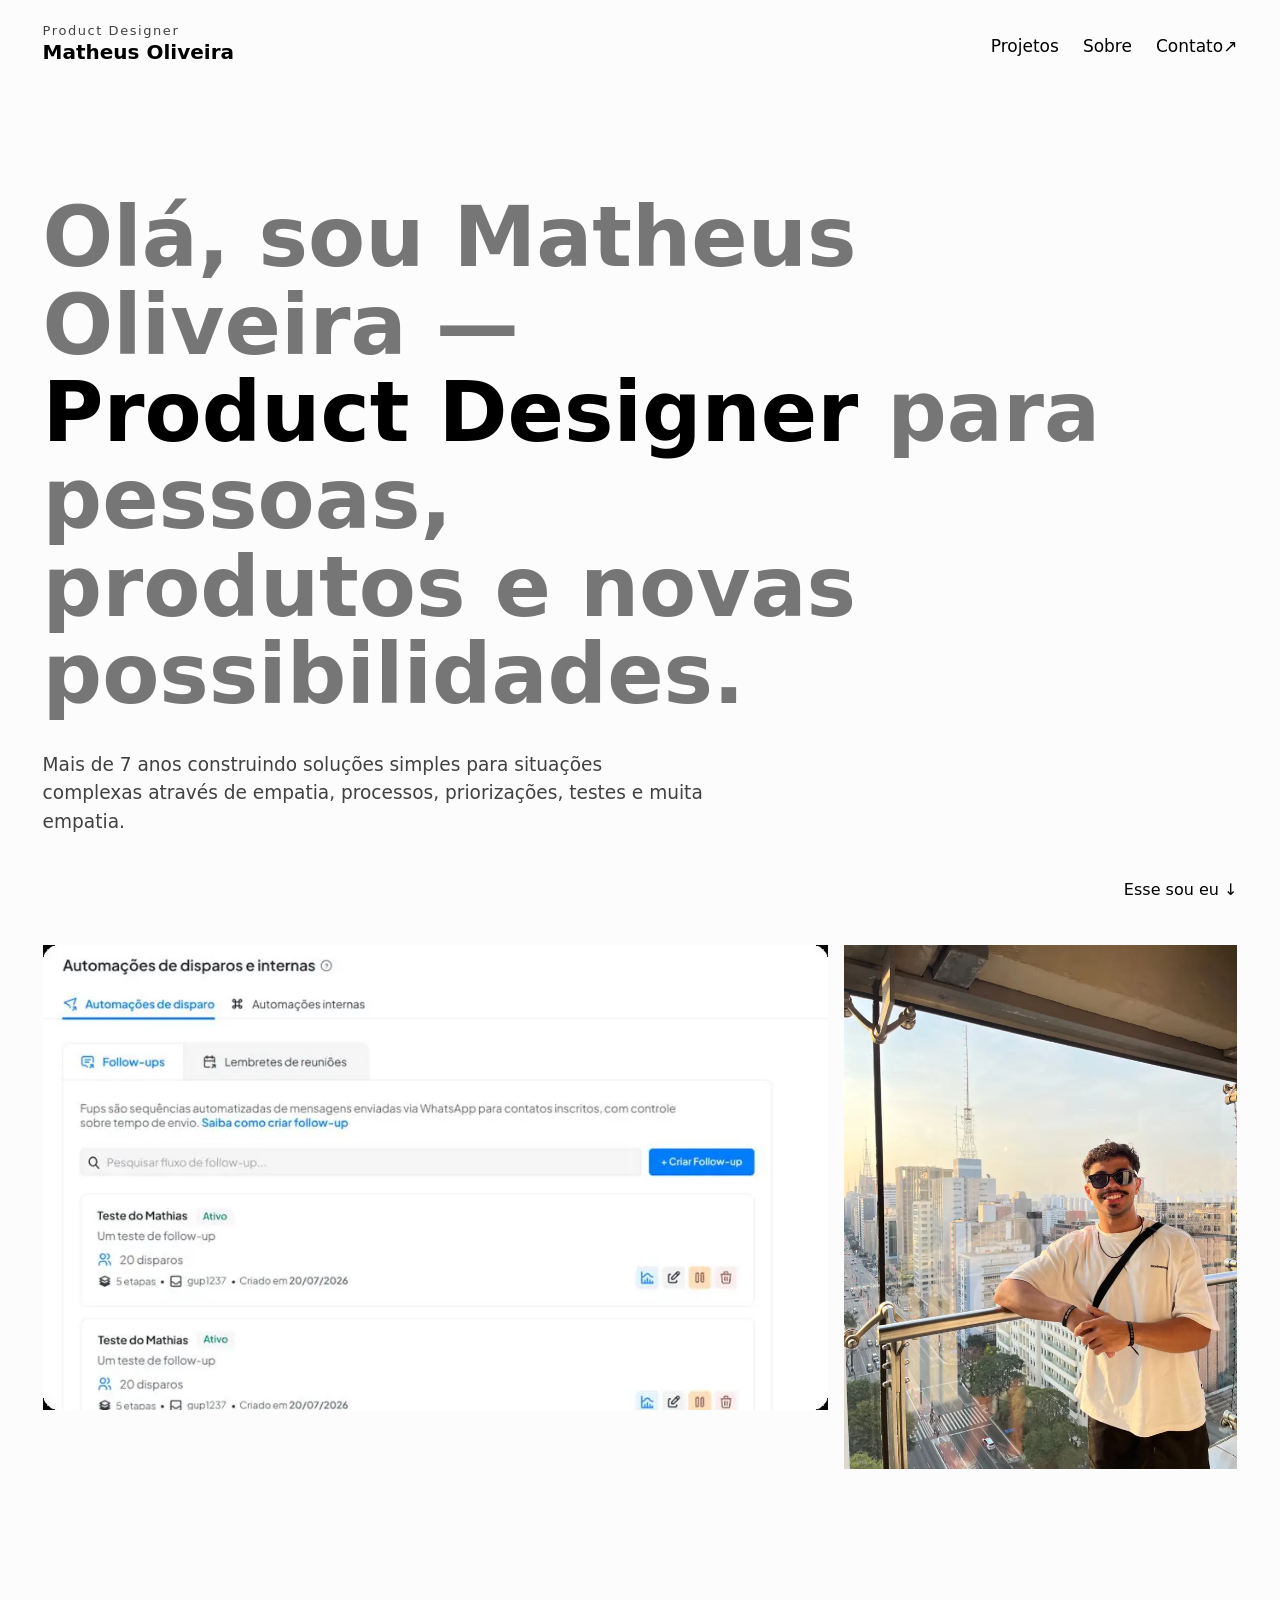
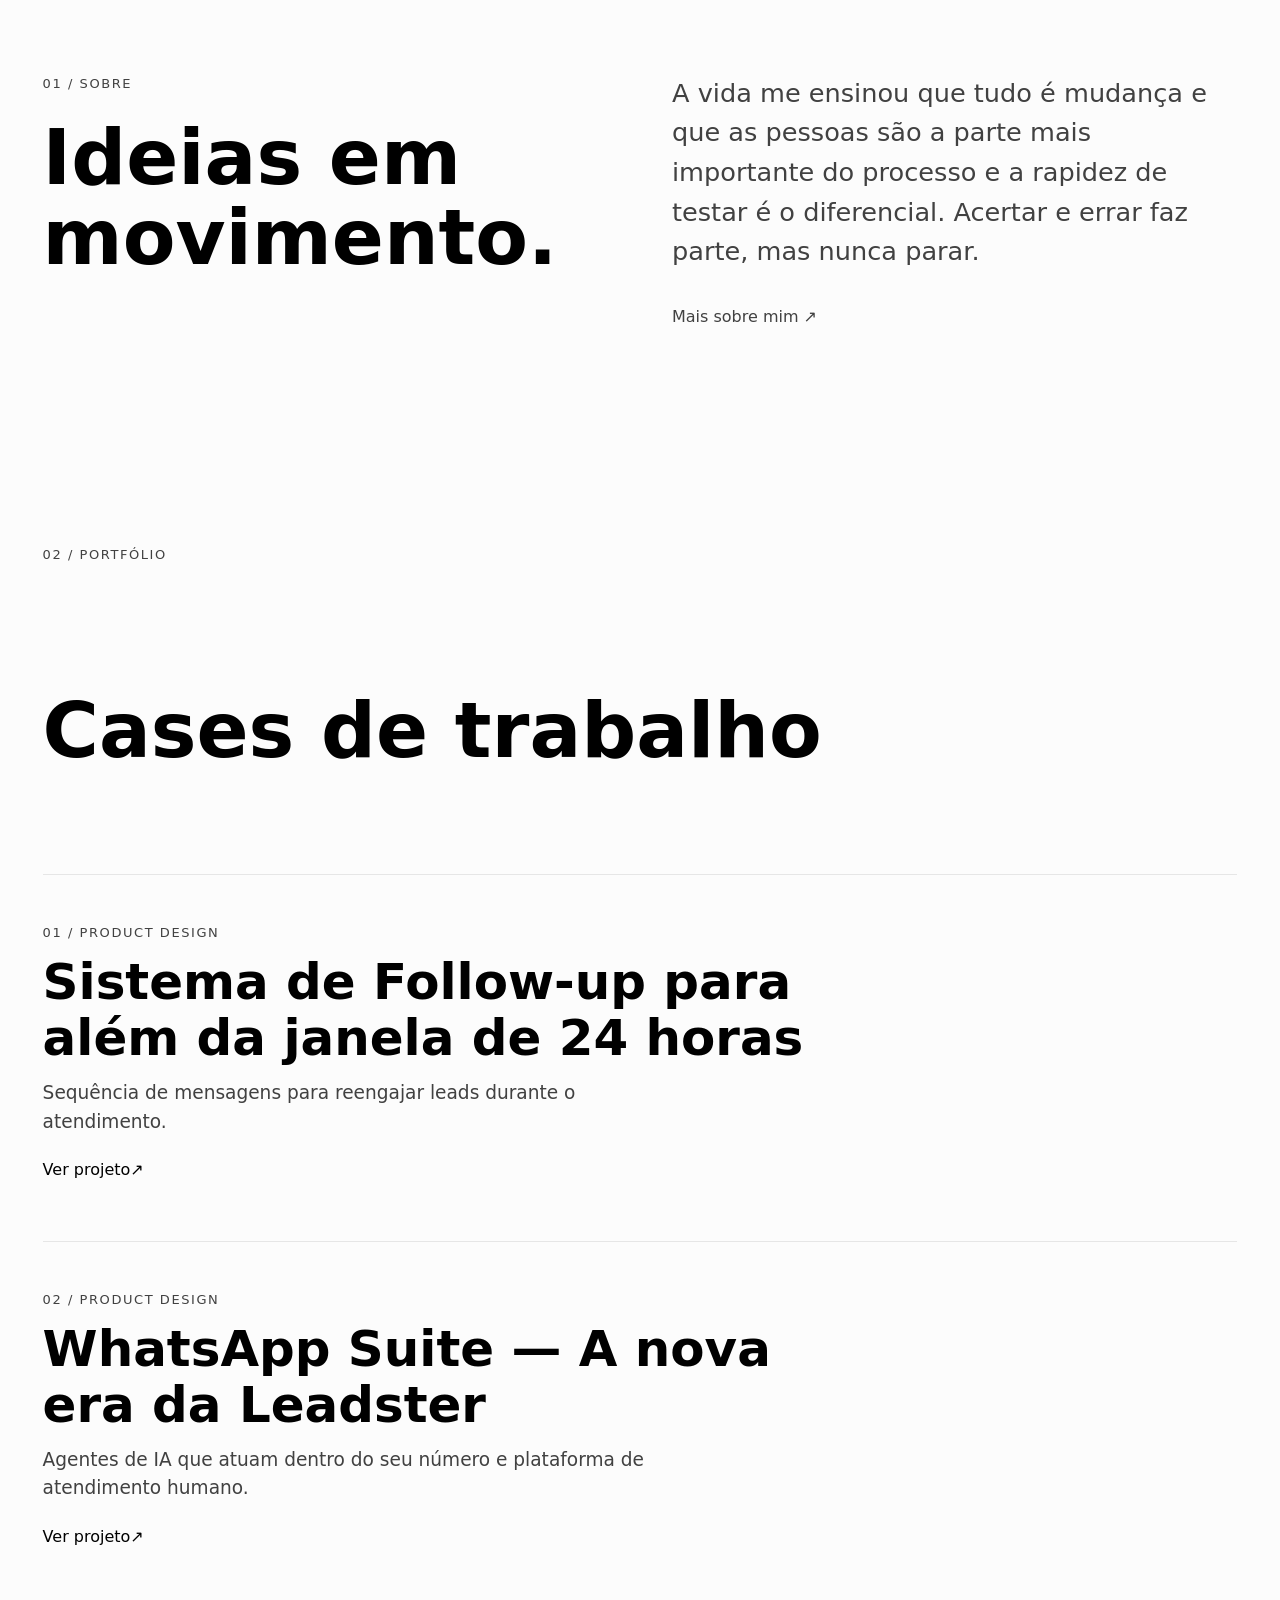
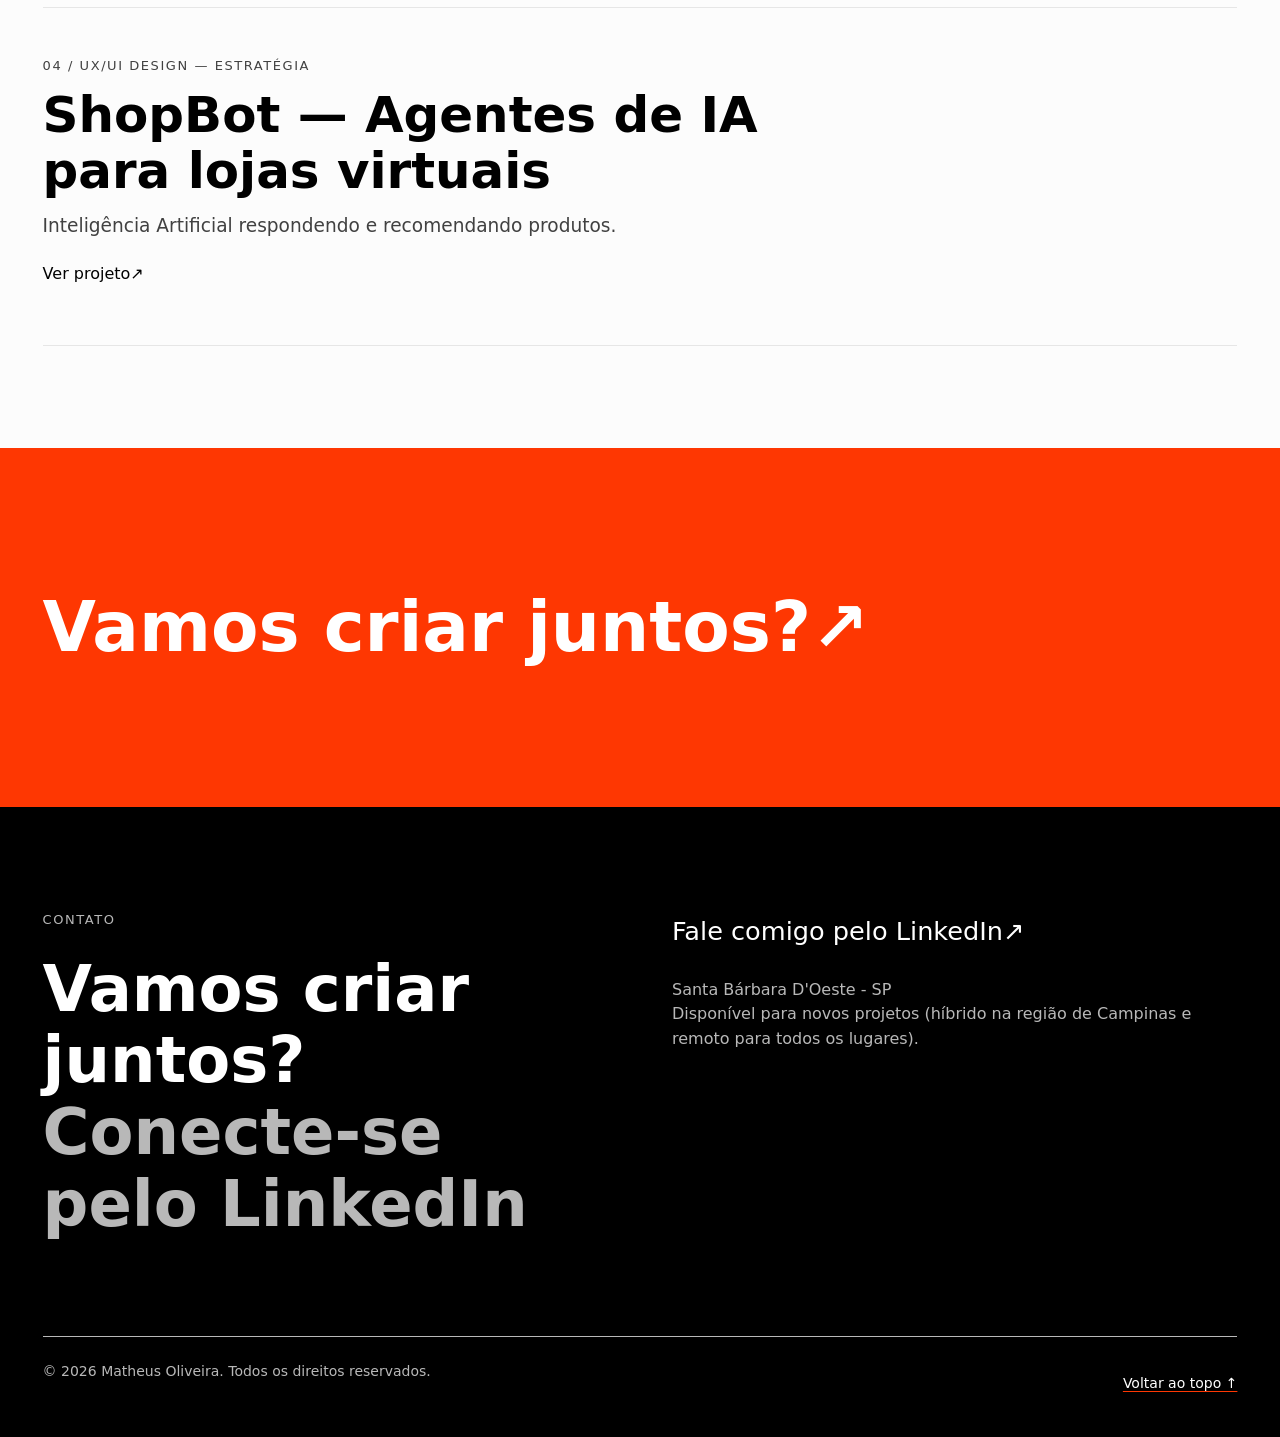
<file: index.html>
<!doctype html>
<html lang="pt-BR">
<head>
  <meta charset="utf-8">
  <meta name="viewport" content="width=device-width, initial-scale=1">
  <meta name="description" content="Portfólio de Matheus Oliveira, Product Designer com mais de 7 anos de experiência em produtos digitais.">
  <meta property="og:type" content="website">
  <meta property="og:title" content="Matheus Oliveira — Product Designer">
  <meta property="og:description" content="Portfólio de Matheus Oliveira, Product Designer com mais de 7 anos de experiência em produtos digitais.">
  <meta property="og:locale" content="pt_BR">
  <link rel="icon" href="assets/favicon.svg" type="image/svg+xml">
  <title>Matheus Oliveira — Product Designer</title>
  <link rel="stylesheet" href="css/tokens.css">
  <link rel="stylesheet" href="css/base.css">
  <link rel="stylesheet" href="css/layout.css">
  <link rel="stylesheet" href="css/components.css">
  <script type="module" src="js/main.js"></script>
</head>
<body id="topo">
  <a class="skip-link" href="#conteudo">Pular para o conteúdo</a>

  <header class="site-header">
    <div class="site-header__inner">
      <a class="brand" href="index.html" aria-label="Product Designer Matheus Oliveira — página inicial">
        <span class="brand__role">Product Designer</span>
        <span class="brand__name">Matheus Oliveira</span>
      </a>
      <button class="nav-toggle" type="button" data-nav-toggle aria-controls="site-nav" aria-expanded="false">
        Menu <span aria-hidden="true">☰</span>
      </button>
      <nav class="site-nav" id="site-nav" data-site-nav data-open="false" aria-label="Navegação principal">
        <a href="#portfolio">Projetos</a>
        <a href="sobre/">Sobre</a>
        <a href="#contato">Contato <span aria-hidden="true">↗</span></a>
      </nav>
    </div>
  </header>

  <main id="conteudo">
    <section class="section" aria-labelledby="titulo-inicio">
      <div class="section__inner">
        <div class="hero">
          <h1 class="hero__title" id="titulo-inicio">
            <span class="hero__title-line">Olá, sou Matheus Oliveira —</span>
            <span class="hero__title-line"><span class="hero__title-highlight">Product Designer</span> para pessoas,</span>
            <span class="hero__title-line">produtos e novas possibilidades.</span>
          </h1>
          <p class="hero__intro">Mais de 7 anos construindo soluções simples para situações complexas através de empatia, processos, priorizações, testes e muita empatia.</p>
          <!-- Posição do link conforme frame exportado da home: à direita, após o parágrafo. -->
          <a class="hero__link" href="#sobre">Esse sou eu ↓</a>
          <!-- Par tela do sistema + retrato conforme frame exportado da home. -->
          <div class="hero-media">
            <img class="hero-media__screen" src="assets/images/home/tela-automacoes.webp" width="920" height="544" alt="Tela de automações de disparos do sistema" loading="lazy" decoding="async">
            <img class="portrait" src="assets/images/portrait/matheus-apresentacao.webp" width="768" height="1024" alt="Imagem de apresentação de Matheus Oliveira" loading="lazy" decoding="async">
          </div>
        </div>
      </div>
    </section>

    <section class="section" id="sobre" aria-labelledby="titulo-sobre">
      <div class="section__inner split">
        <div>
          <p class="section-label">01 / Sobre</p>
          <h2 class="section-heading" id="titulo-sobre">Ideias em movimento.</h2>
        </div>
        <div class="body-copy">
          <p class="lead">A vida me ensinou que tudo é mudança e que as pessoas são a parte mais importante do processo e a rapidez de testar é o diferencial. Acertar e errar faz parte, mas nunca parar.</p>
          <a class="hero__link" href="sobre/">Mais sobre mim ↗</a>
        </div>
      </div>
    </section>

    <section class="section" id="portfolio" aria-labelledby="titulo-portfolio">
      <div class="section__inner">
        <p class="section-label">02 / Portfólio</p>
        <h2 class="section-heading" id="titulo-portfolio">Cases de trabalho</h2>

        <!-- Os cards 03 (Unificando produtos) e 05 (Seguro veicular) aguardam texto aprovado — B2. -->
        <ul class="project-list">
          <li class="project-card">
            <p class="project-card__meta">01 / Product Design</p>
            <h3 class="project-card__title">Sistema de Follow-up para além da janela de 24 horas</h3>
            <p class="project-card__description">Sequência de mensagens para reengajar leads durante o atendimento.</p>
            <a class="project-card__link" href="projetos/follow-up-24h/">Ver projeto <span aria-hidden="true">↗</span></a>
          </li>
          <li class="project-card">
            <p class="project-card__meta">02 / Product Design</p>
            <h3 class="project-card__title">WhatsApp Suite — A nova era da Leadster</h3>
            <p class="project-card__description">Agentes de IA que atuam dentro do seu número e plataforma de atendimento humano.</p>
            <a class="project-card__link" href="projetos/whatsapp-suite/">Ver projeto <span aria-hidden="true">↗</span></a>
          </li>
          <li class="project-card">
            <p class="project-card__meta">04 / UX/UI Design — Estratégia</p>
            <h3 class="project-card__title">ShopBot — Agentes de IA para lojas virtuais</h3>
            <p class="project-card__description">Inteligência Artificial respondendo e recomendando produtos.</p>
            <a class="project-card__link" href="projetos/shopbot/">Ver projeto <span aria-hidden="true">↗</span></a>
          </li>
        </ul>
      </div>
    </section>

    <section class="cta-band" aria-label="Chamada para contato">
      <div class="cta-band__inner">
        <a class="cta-band__link" href="#contato">Vamos criar juntos? <span aria-hidden="true">↗</span></a>
      </div>
    </section>
  </main>

  <footer class="site-footer" id="contato">
    <div class="site-footer__inner">
      <div class="site-footer__grid">
        <div>
          <p class="site-footer__label">Contato</p>
          <p class="site-footer__title">Vamos criar juntos?</p>
          <p class="site-footer__title"><span>Conecte-se pelo LinkedIn</span></p>
        </div>
        <div>
          <a class="site-footer__contact" href="https://www.linkedin.com/in/matheus-oliveira-b61917142/" target="_blank" rel="noopener noreferrer">Fale comigo pelo LinkedIn <span aria-hidden="true">↗</span></a>
          <p class="site-footer__info">Santa Bárbara D'Oeste - SP<br>Disponível para novos projetos (híbrido na região de Campinas e remoto para todos os lugares).</p>
        </div>
      </div>
      <div class="site-footer__bottom">
        <span>© 2026 Matheus Oliveira. Todos os direitos reservados.</span>
        <a href="#topo">Voltar ao topo ↑</a>
      </div>
    </div>
  </footer>
</body>
</html>
</file>
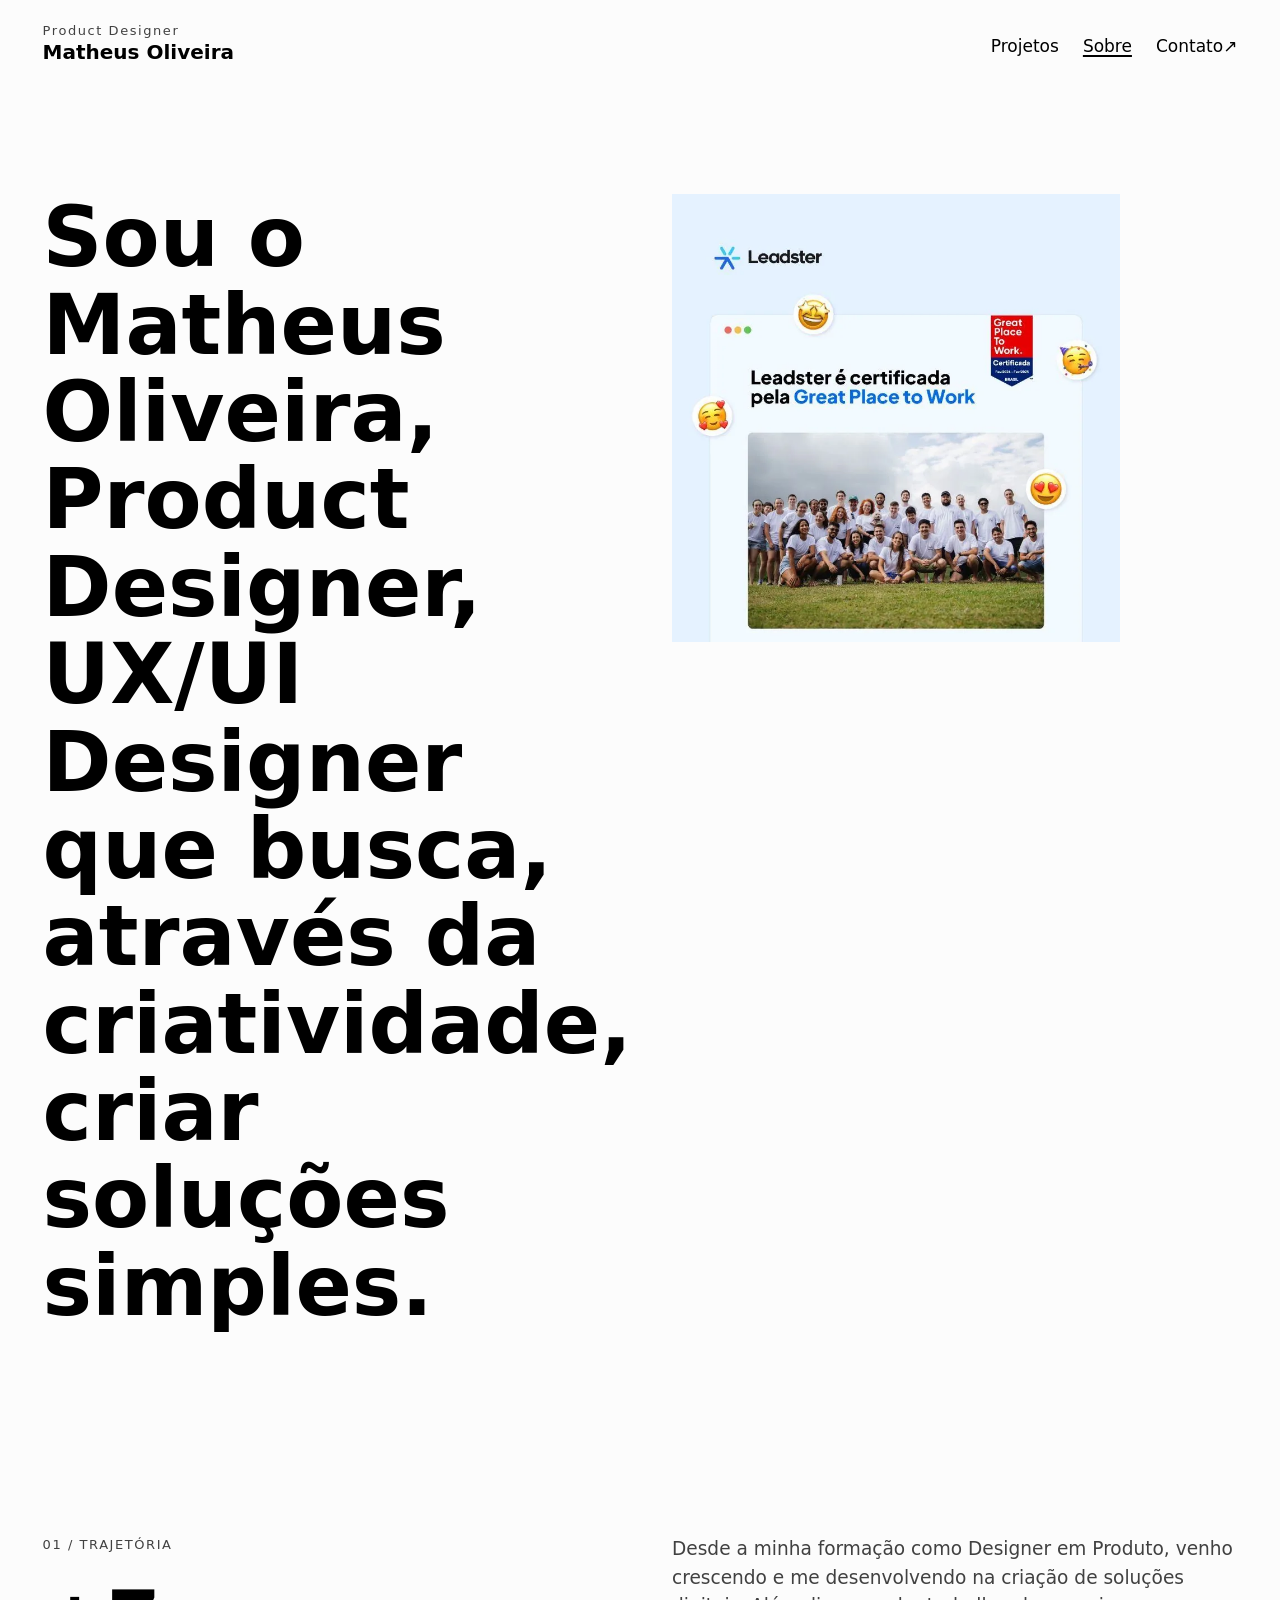
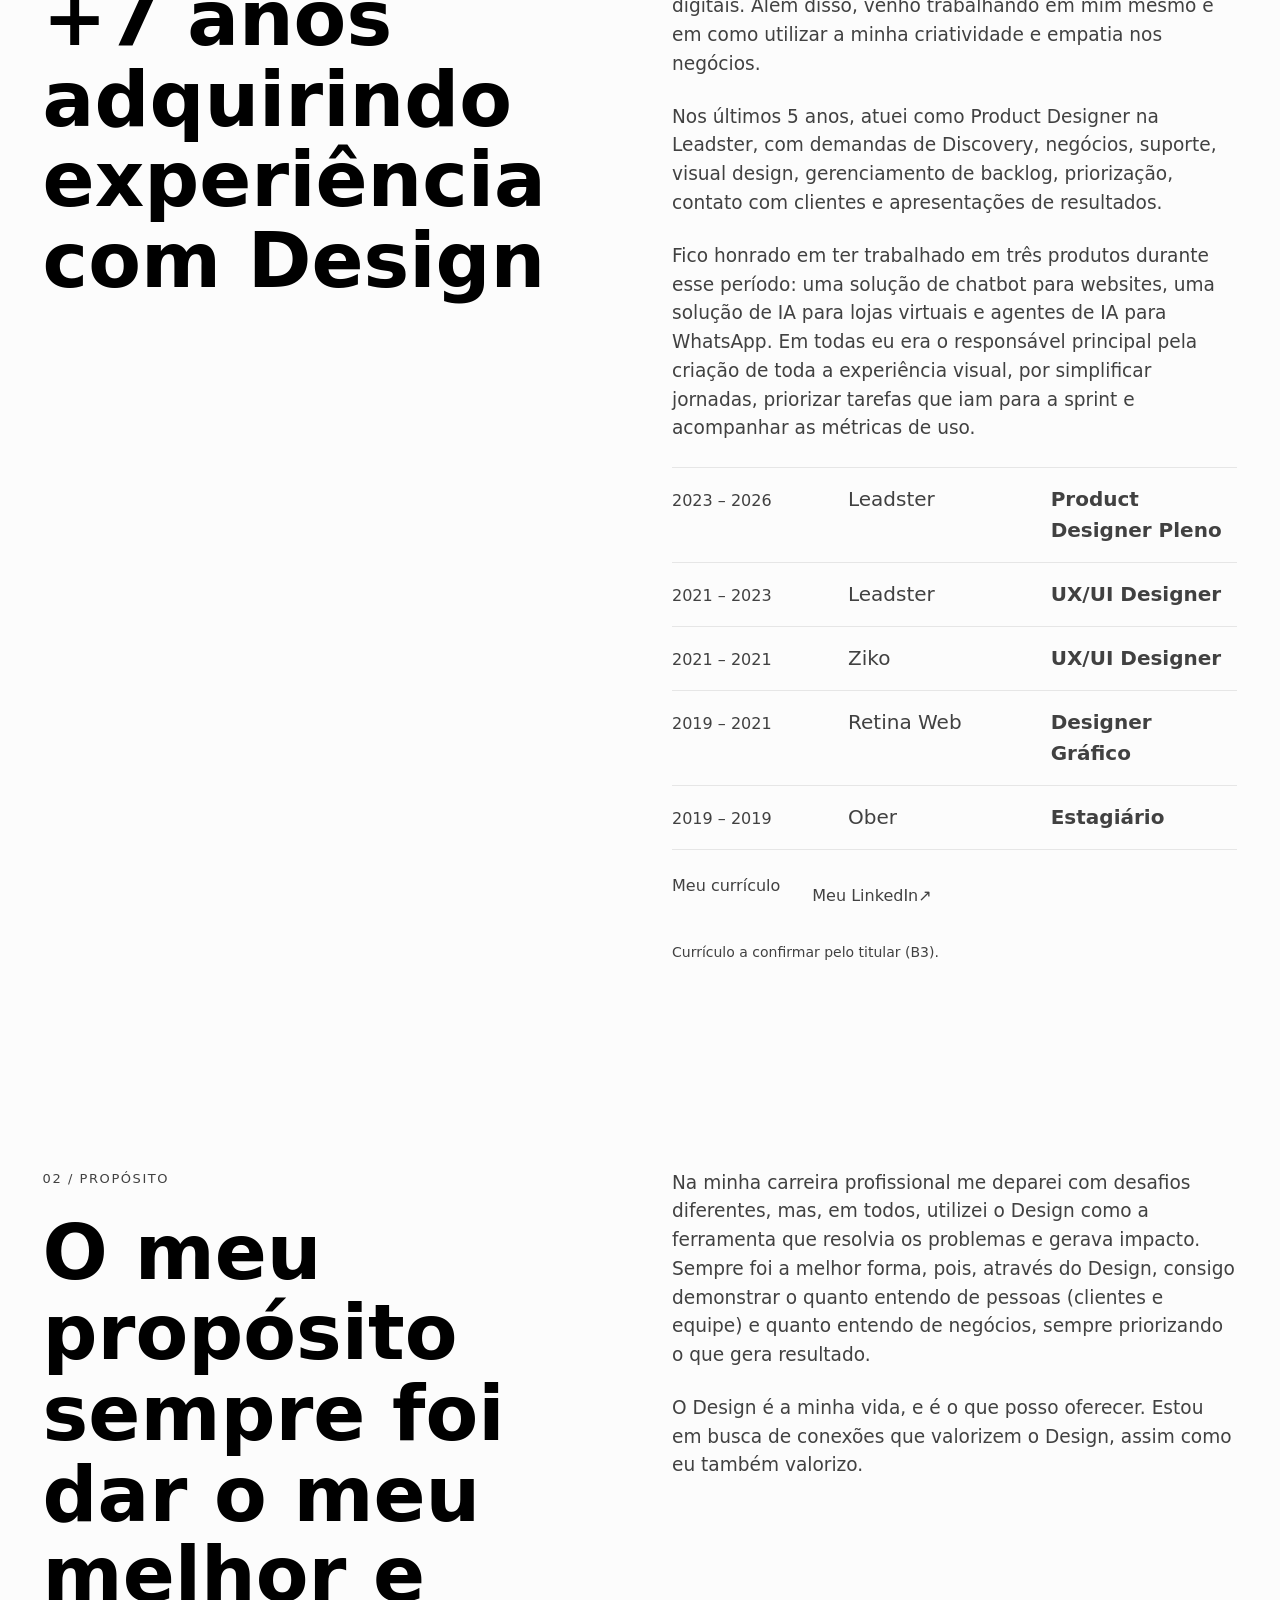
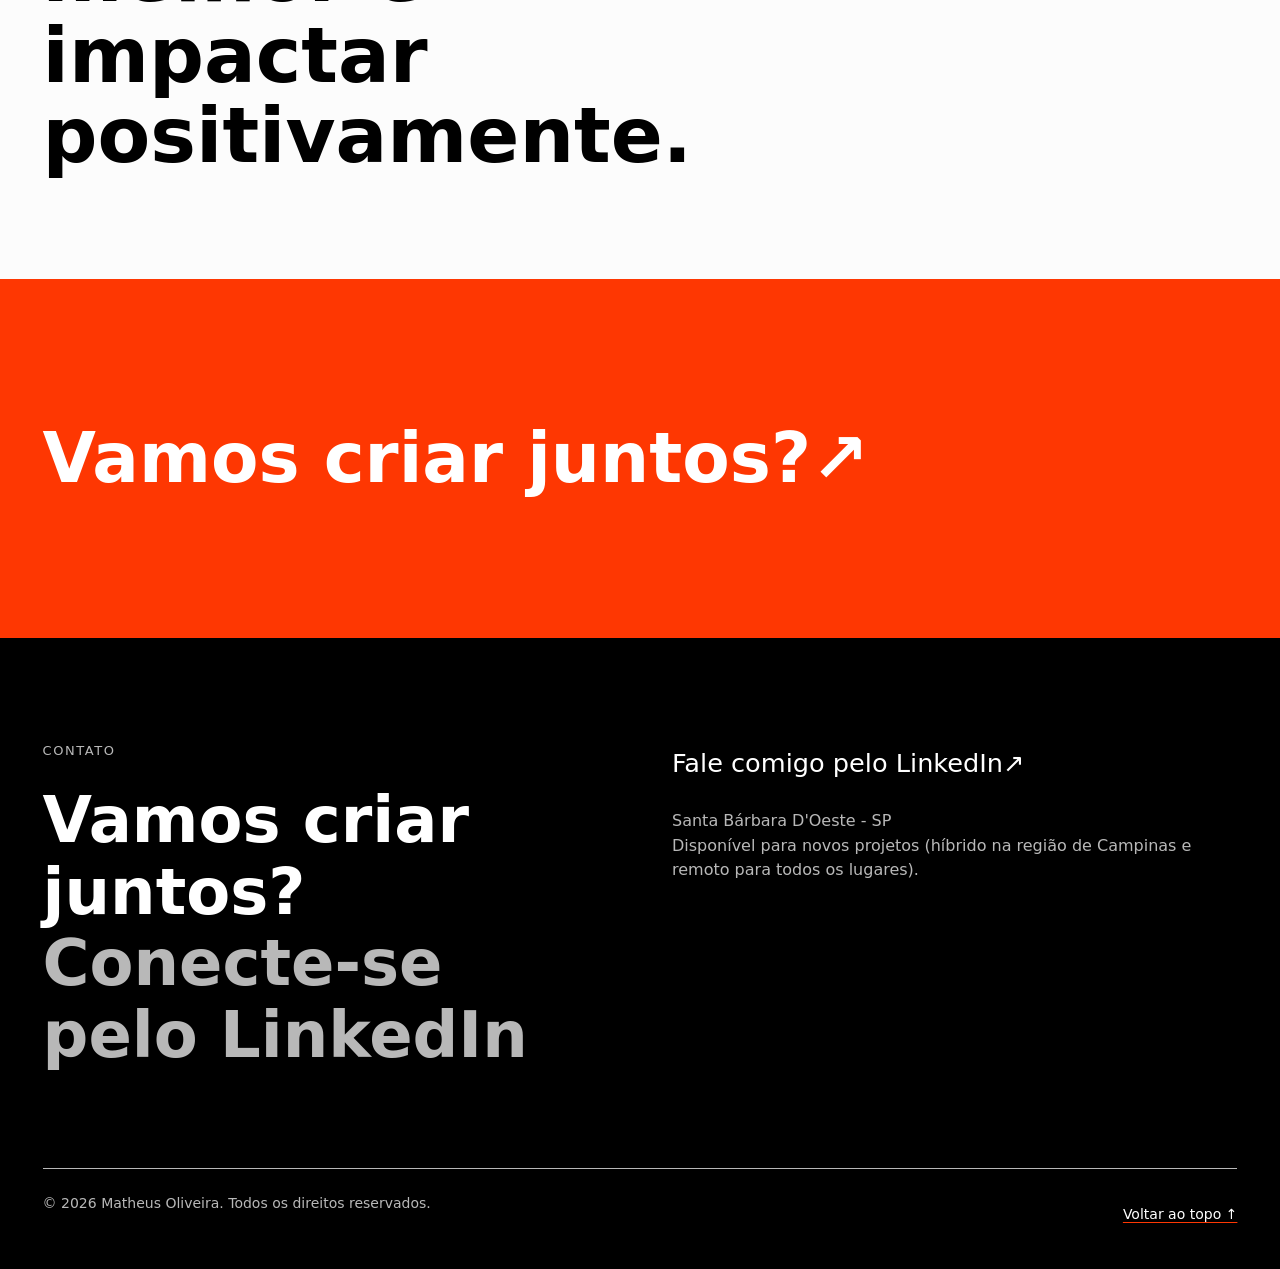
<file: sobre/index.html>
<!doctype html>
<html lang="pt-BR">
<head>
  <meta charset="utf-8">
  <meta name="viewport" content="width=device-width, initial-scale=1">
  <meta name="description" content="Trajetória de Matheus Oliveira, Product Designer com mais de 7 anos de experiência em produtos digitais.">
  <meta property="og:type" content="website">
  <meta property="og:title" content="Matheus Oliveira — Sobre">
  <meta property="og:description" content="Trajetória de Matheus Oliveira, Product Designer com mais de 7 anos de experiência em produtos digitais.">
  <meta property="og:locale" content="pt_BR">
  <link rel="icon" href="../assets/favicon.svg" type="image/svg+xml">
  <title>Matheus Oliveira — Sobre</title>
  <link rel="stylesheet" href="../css/tokens.css">
  <link rel="stylesheet" href="../css/base.css">
  <link rel="stylesheet" href="../css/layout.css">
  <link rel="stylesheet" href="../css/components.css">
  <script type="module" src="../js/main.js"></script>
</head>
<body id="topo">
  <a class="skip-link" href="#conteudo">Pular para o conteúdo</a>

  <header class="site-header">
    <div class="site-header__inner">
      <a class="brand" href="../index.html" aria-label="Product Designer Matheus Oliveira — página inicial">
        <span class="brand__role">Product Designer</span>
        <span class="brand__name">Matheus Oliveira</span>
      </a>
      <button class="nav-toggle" type="button" data-nav-toggle aria-controls="site-nav" aria-expanded="false">
        Menu <span aria-hidden="true">☰</span>
      </button>
      <nav class="site-nav" id="site-nav" data-site-nav data-open="false" aria-label="Navegação principal">
        <a href="../#portfolio">Projetos</a>
        <a href="index.html" aria-current="page">Sobre</a>
        <a href="#contato">Contato <span aria-hidden="true">↗</span></a>
      </nav>
    </div>
  </header>

  <main id="conteudo">
    <section class="section" aria-labelledby="titulo-sobre">
      <div class="section__inner split">
        <h1 class="hero__title" id="titulo-sobre">Sou o Matheus Oliveira, Product Designer, UX/UI Designer que busca, através da criatividade, criar soluções simples.</h1>
        <img class="portrait" src="../assets/images/portrait/matheus-sobre.webp" width="800" height="800" alt="Imagem de apresentação de Matheus Oliveira" loading="lazy" decoding="async">
      </div>
    </section>

    <section class="section" aria-labelledby="titulo-trajetoria">
      <div class="section__inner split">
        <div>
          <p class="section-label">01 / Trajetória</p>
          <h2 class="section-heading" id="titulo-trajetoria">+7 anos adquirindo experiência com Design</h2>
        </div>
        <div class="body-copy">
          <p>Desde a minha formação como Designer em Produto, venho crescendo e me desenvolvendo na criação de soluções digitais. Além disso, venho trabalhando em mim mesmo e em como utilizar a minha criatividade e empatia nos negócios.</p>
          <p>Nos últimos 5 anos, atuei como Product Designer na Leadster, com demandas de Discovery, negócios, suporte, visual design, gerenciamento de backlog, priorização, contato com clientes e apresentações de resultados.</p>
          <p>Fico honrado em ter trabalhado em três produtos durante esse período: uma solução de chatbot para websites, uma solução de IA para lojas virtuais e agentes de IA para WhatsApp. Em todas eu era o responsável principal pela criação de toda a experiência visual, por simplificar jornadas, priorizar tarefas que iam para a sprint e acompanhar as métricas de uso.</p>

          <ol class="timeline">
            <li class="timeline__item">
              <span class="timeline__period">2023 – 2026</span>
              <span>Leadster</span>
              <span class="timeline__role">Product Designer Pleno</span>
            </li>
            <li class="timeline__item">
              <span class="timeline__period">2021 – 2023</span>
              <span>Leadster</span>
              <span class="timeline__role">UX/UI Designer</span>
            </li>
            <li class="timeline__item">
              <span class="timeline__period">2021 – 2021</span>
              <span>Ziko</span>
              <span class="timeline__role">UX/UI Designer</span>
            </li>
            <li class="timeline__item">
              <span class="timeline__period">2019 – 2021</span>
              <span>Retina Web</span>
              <span class="timeline__role">Designer Gráfico</span>
            </li>
            <li class="timeline__item">
              <span class="timeline__period">2019 – 2019</span>
              <span>Ober</span>
              <span class="timeline__role">Estagiário</span>
            </li>
          </ol>

          <ul class="pending-links">
            <li>Meu currículo</li>
            <li><a class="external-link" href="https://www.linkedin.com/in/matheus-oliveira-b61917142/" target="_blank" rel="noopener noreferrer">Meu LinkedIn <span aria-hidden="true">↗</span></a></li>
          </ul>
          <p class="pending-links__note">Currículo a confirmar pelo titular (B3).</p>
        </div>
      </div>
    </section>

    <section class="section" aria-labelledby="titulo-proposito">
      <div class="section__inner split">
        <div>
          <p class="section-label">02 / Propósito</p>
          <h2 class="section-heading" id="titulo-proposito">O meu propósito sempre foi dar o meu melhor e impactar positivamente.</h2>
        </div>
        <div class="body-copy">
          <p>Na minha carreira profissional me deparei com desafios diferentes, mas, em todos, utilizei o Design como a ferramenta que resolvia os problemas e gerava impacto. Sempre foi a melhor forma, pois, através do Design, consigo demonstrar o quanto entendo de pessoas (clientes e equipe) e quanto entendo de negócios, sempre priorizando o que gera resultado.</p>
          <p>O Design é a minha vida, e é o que posso oferecer. Estou em busca de conexões que valorizem o Design, assim como eu também valorizo.</p>
        </div>
      </div>
    </section>

    <section class="cta-band" aria-label="Chamada para contato">
      <div class="cta-band__inner">
        <a class="cta-band__link" href="#contato">Vamos criar juntos? <span aria-hidden="true">↗</span></a>
      </div>
    </section>
  </main>

  <footer class="site-footer" id="contato">
    <div class="site-footer__inner">
      <div class="site-footer__grid">
        <div>
          <p class="site-footer__label">Contato</p>
          <p class="site-footer__title">Vamos criar juntos?</p>
          <p class="site-footer__title"><span>Conecte-se pelo LinkedIn</span></p>
        </div>
        <div>
          <a class="site-footer__contact" href="https://www.linkedin.com/in/matheus-oliveira-b61917142/" target="_blank" rel="noopener noreferrer">Fale comigo pelo LinkedIn <span aria-hidden="true">↗</span></a>
          <p class="site-footer__info">Santa Bárbara D'Oeste - SP<br>Disponível para novos projetos (híbrido na região de Campinas e remoto para todos os lugares).</p>
        </div>
      </div>
      <div class="site-footer__bottom">
        <span>© 2026 Matheus Oliveira. Todos os direitos reservados.</span>
        <a href="#topo">Voltar ao topo ↑</a>
      </div>
    </div>
  </footer>
</body>
</html>
</file>
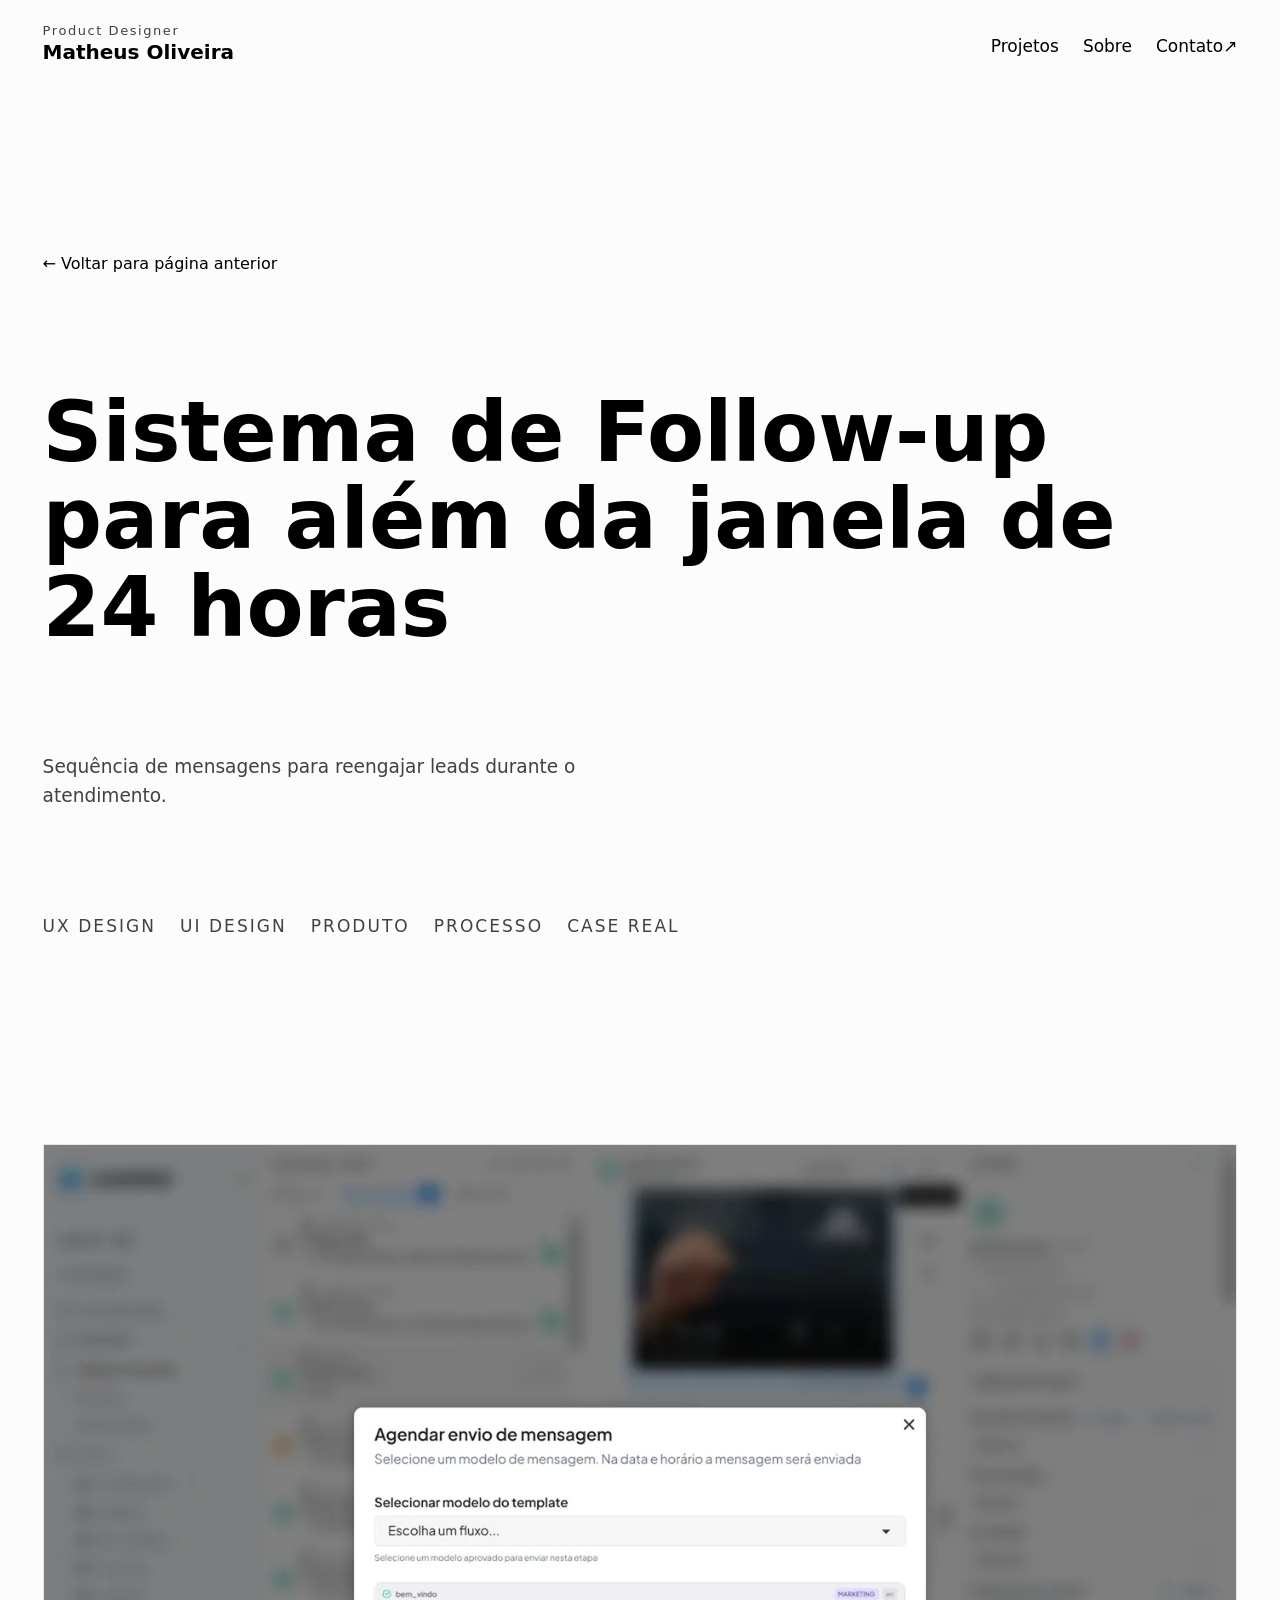
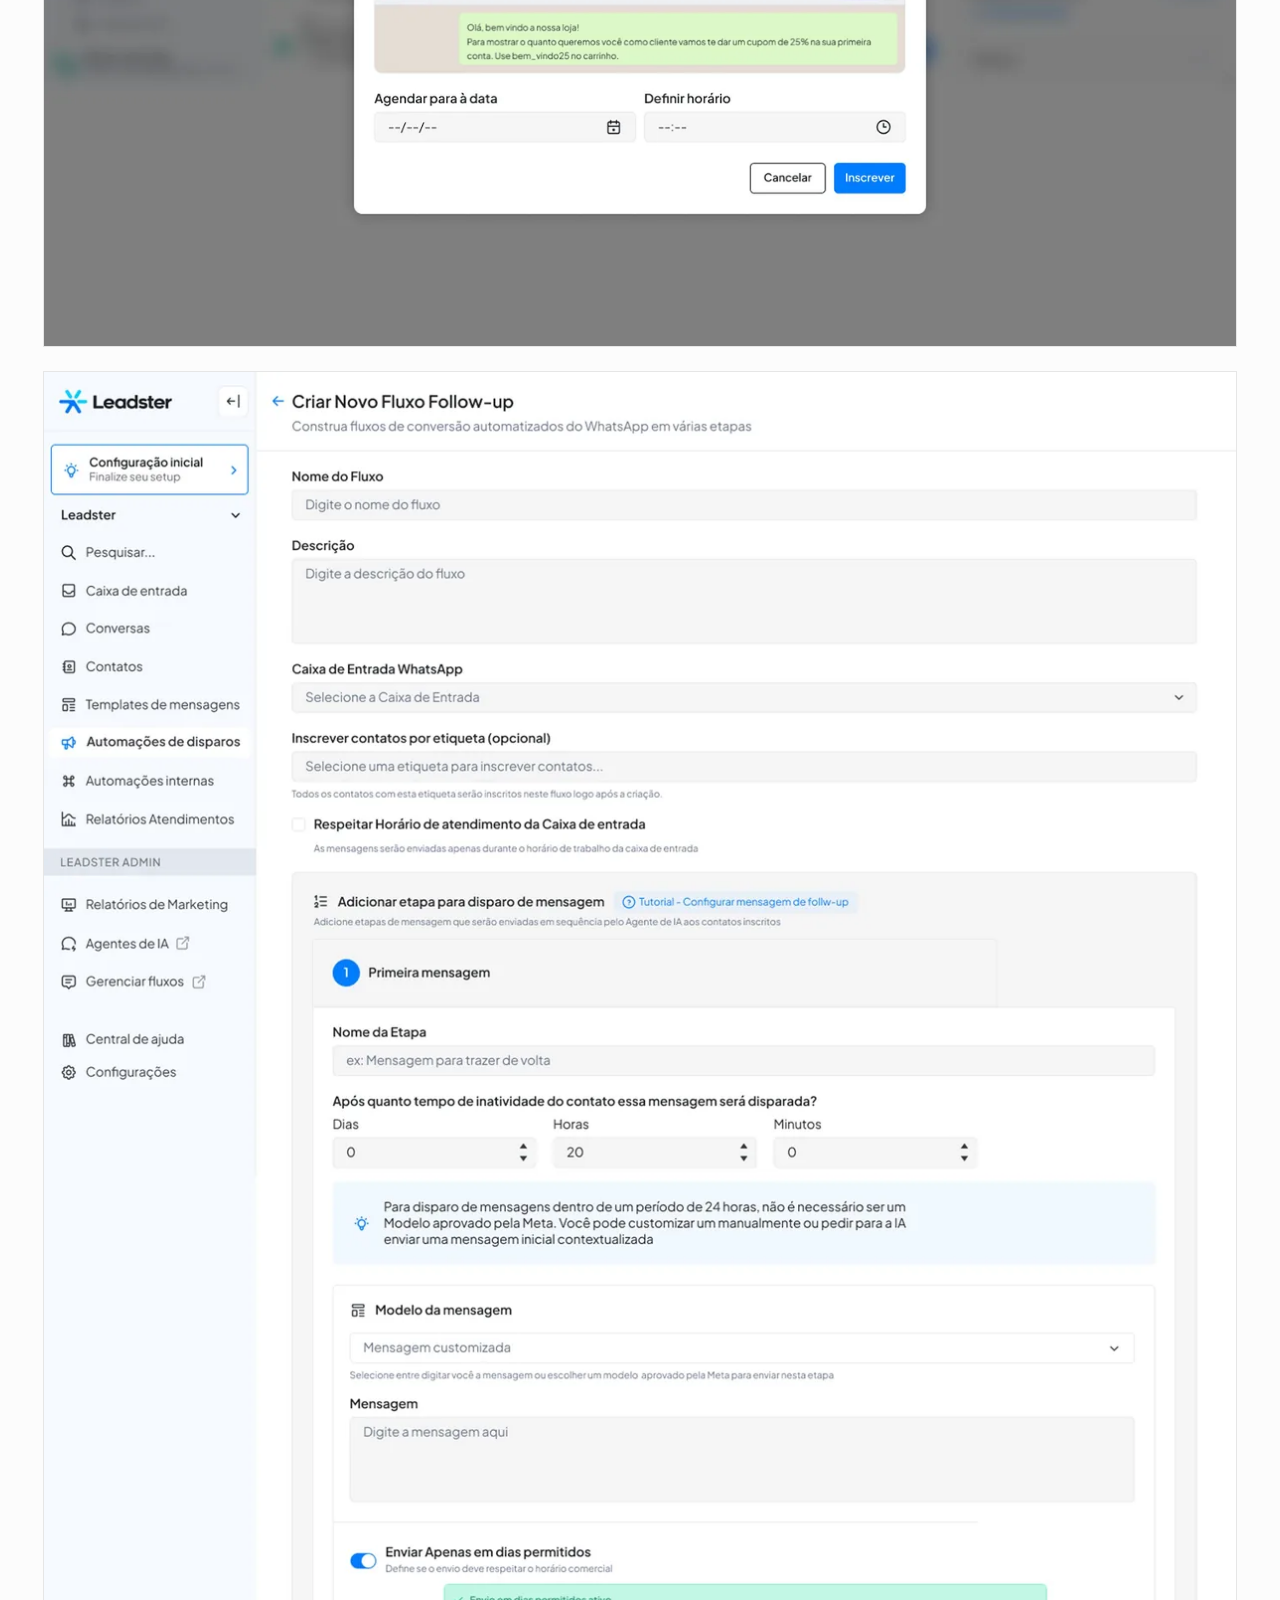
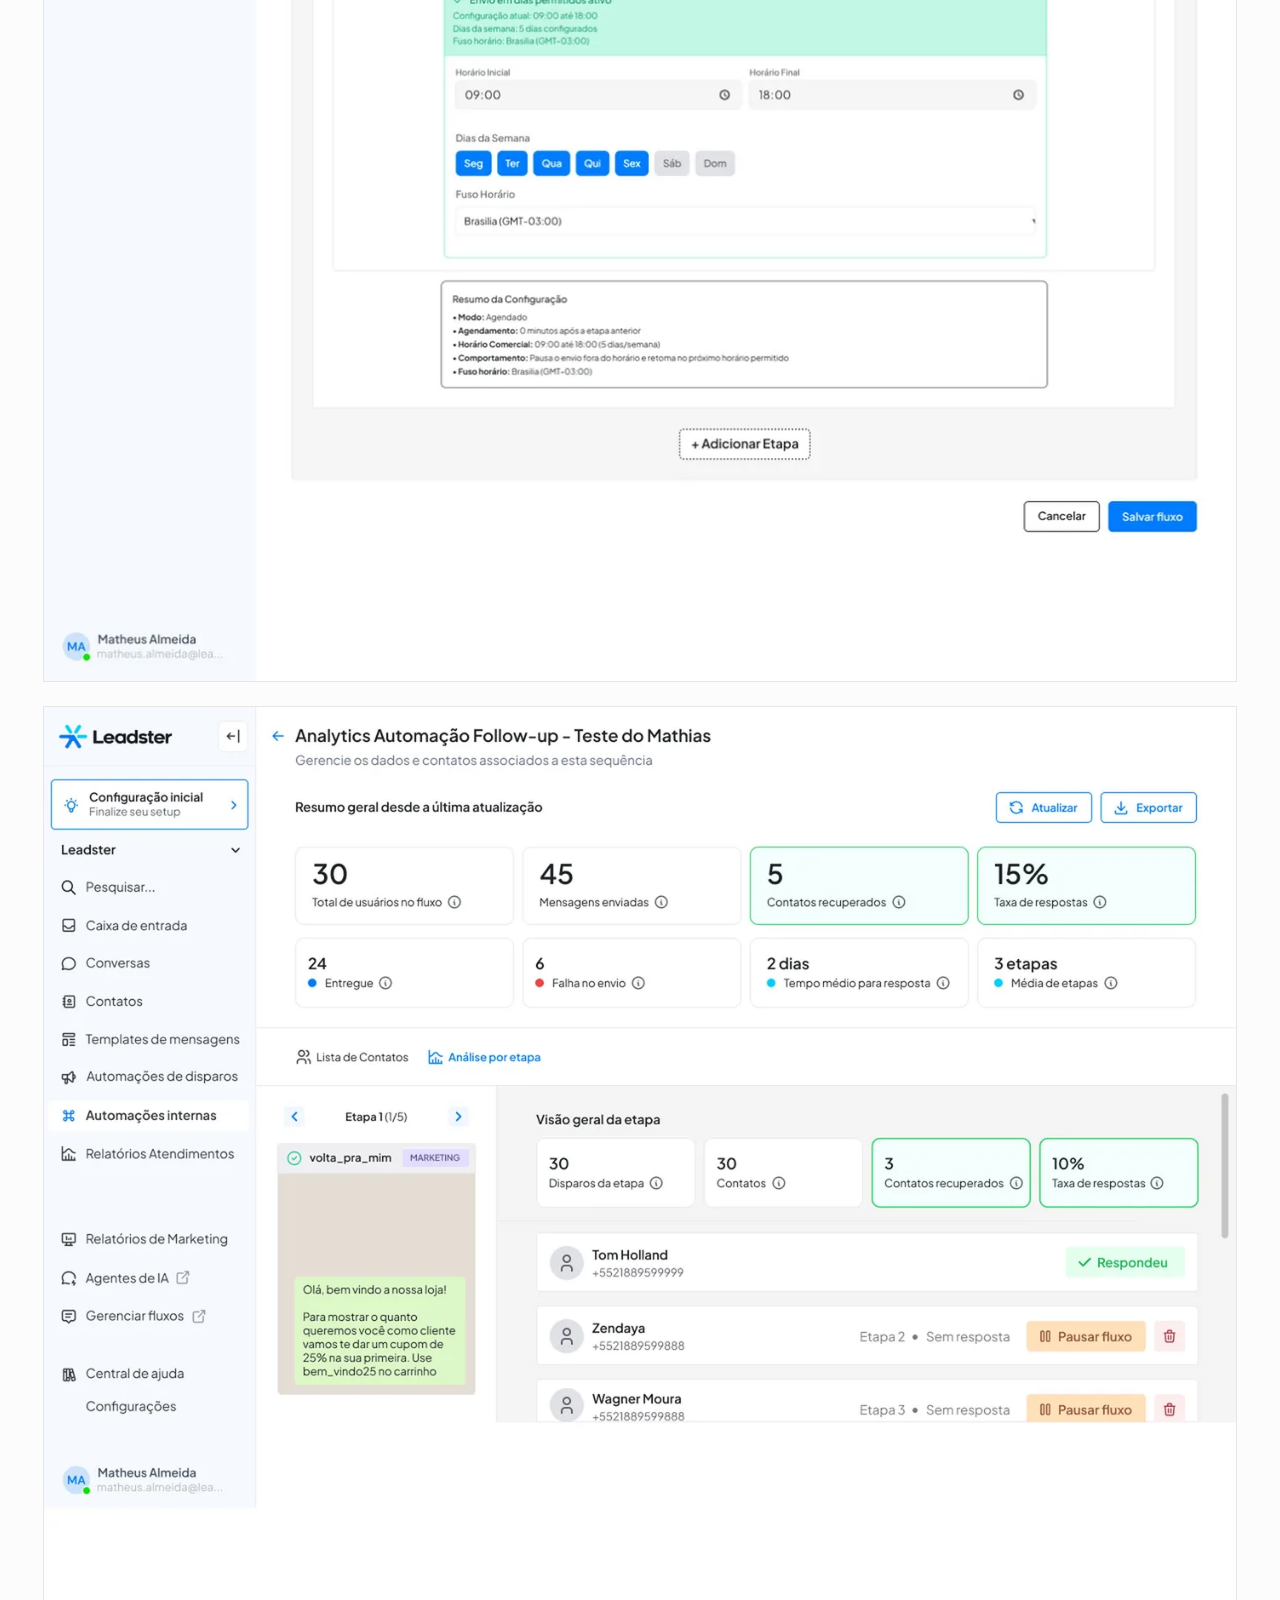
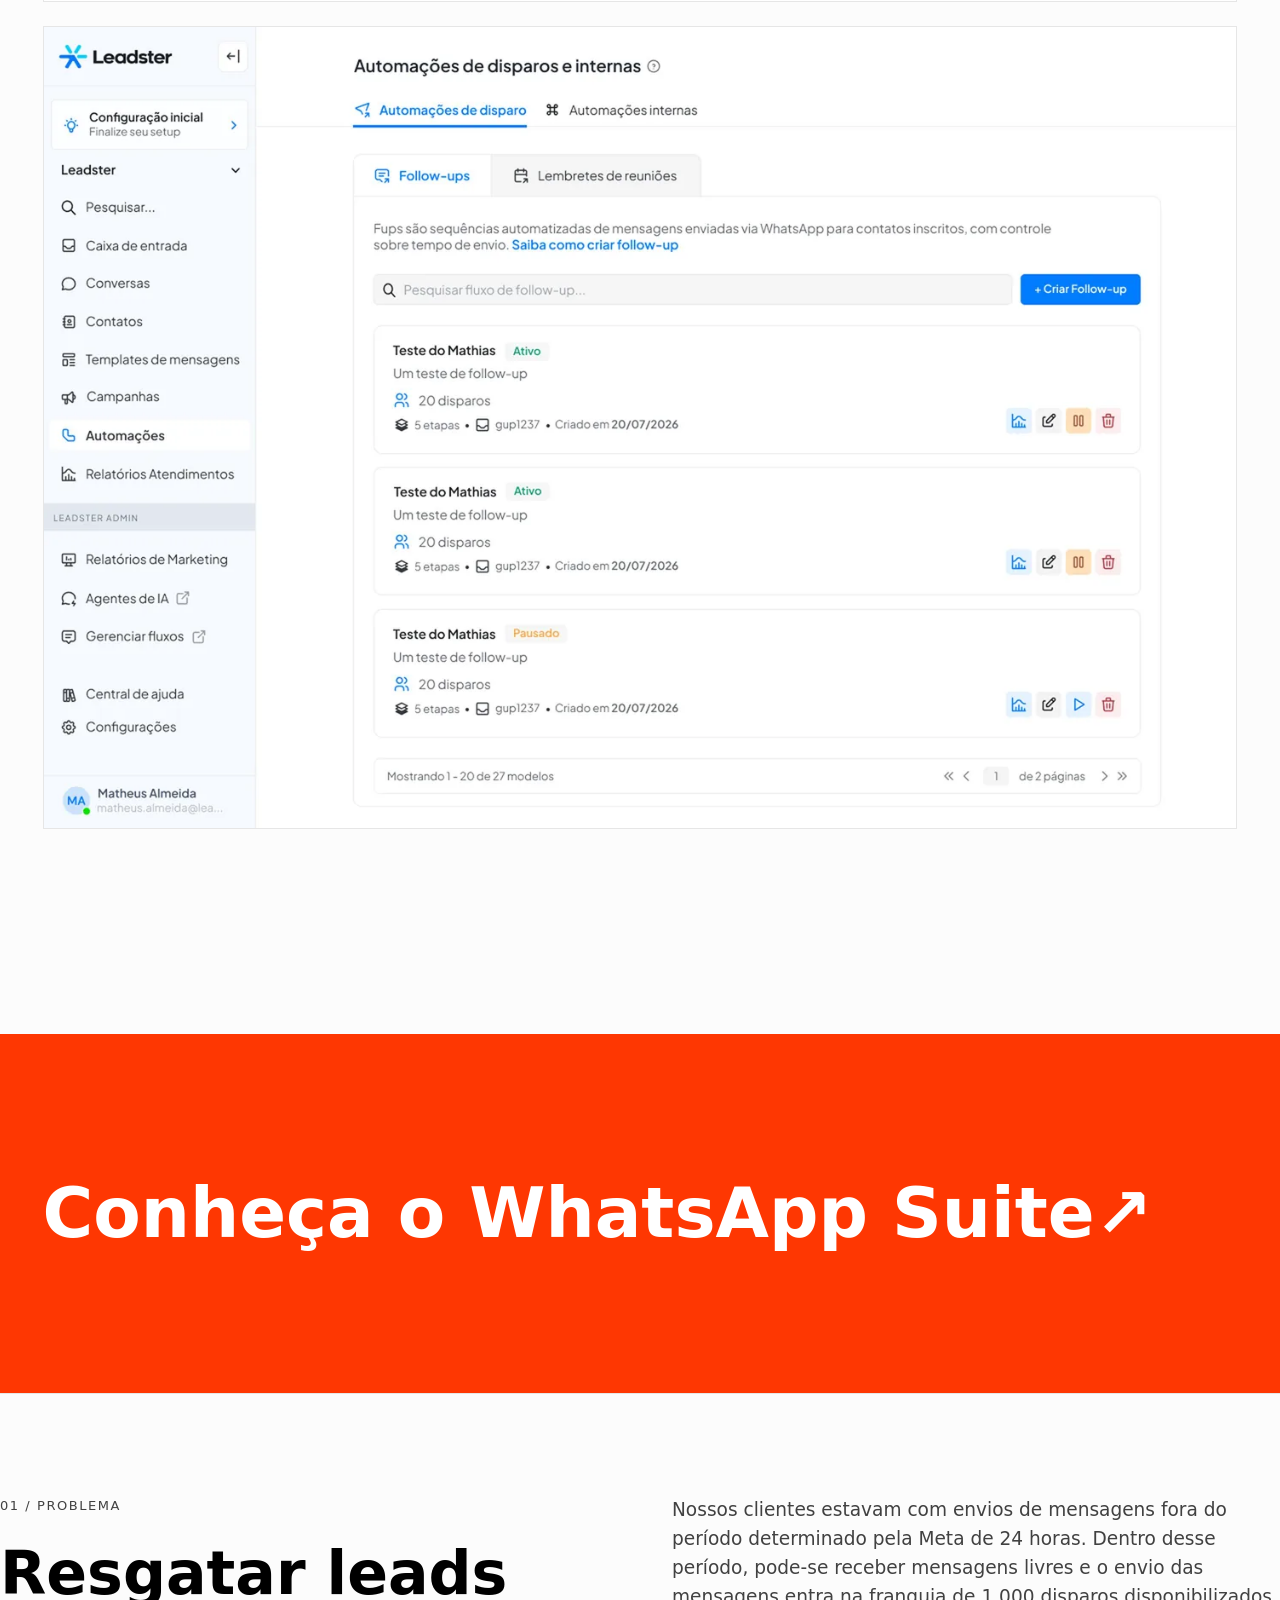
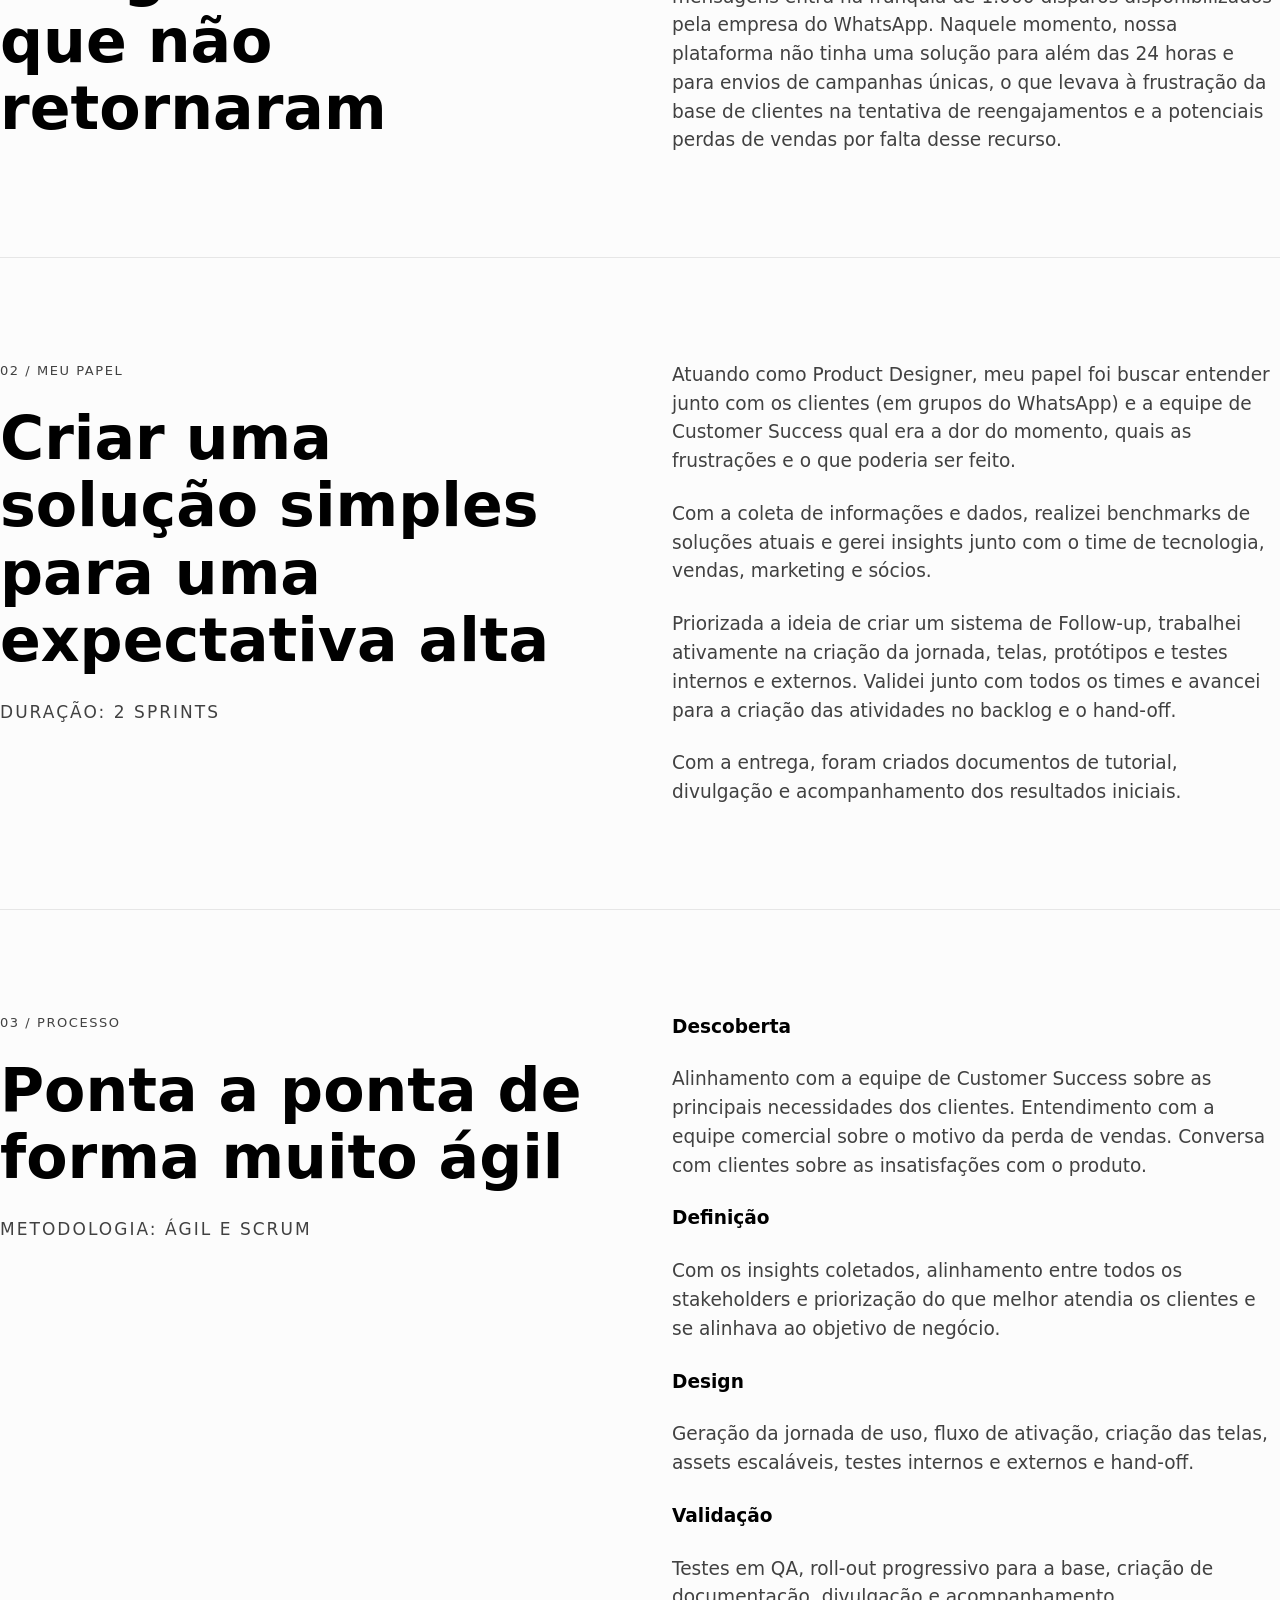
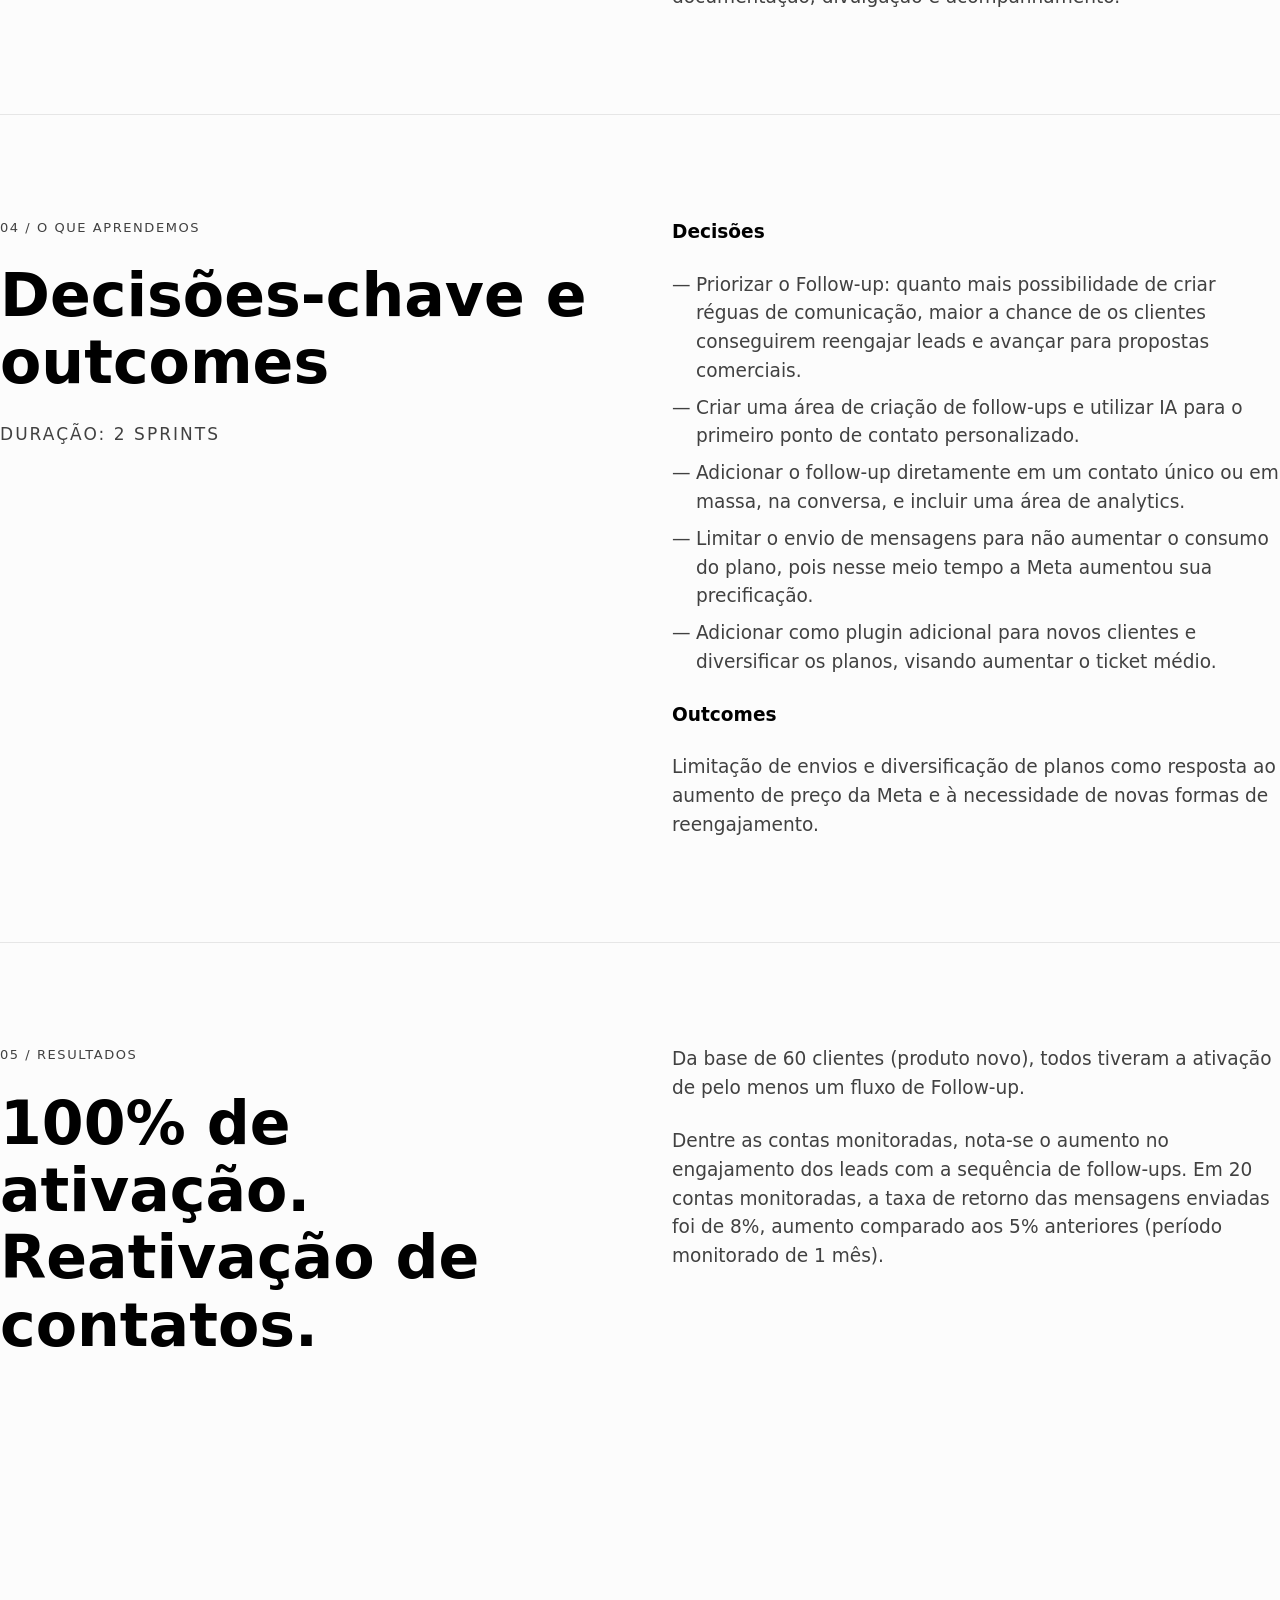
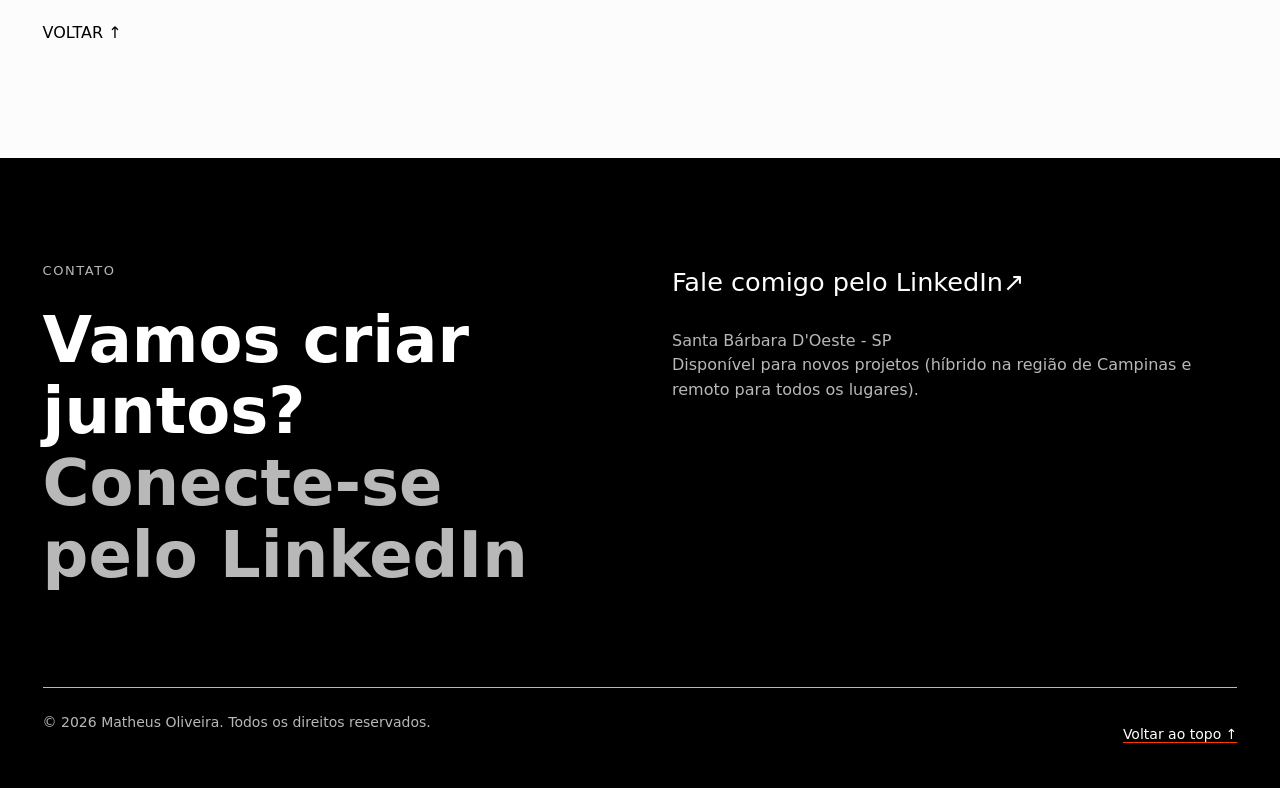
<file: projetos/follow-up-24h/index.html>
<!doctype html>
<html lang="pt-BR">
<head>
  <meta charset="utf-8">
  <meta name="viewport" content="width=device-width, initial-scale=1">
  <meta name="description" content="Case de Product Design: sistema de Follow-up para reengajar leads além da janela de 24 horas do WhatsApp.">
  <meta property="og:type" content="website">
  <meta property="og:title" content="Matheus Oliveira — Sistema de Follow-up para além da janela de 24 horas">
  <meta property="og:description" content="Case de Product Design: sistema de Follow-up para reengajar leads além da janela de 24 horas do WhatsApp.">
  <meta property="og:locale" content="pt_BR">
  <link rel="icon" href="../../assets/favicon.svg" type="image/svg+xml">
  <title>Matheus Oliveira — Sistema de Follow-up para além da janela de 24 horas</title>
  <link rel="stylesheet" href="../../css/tokens.css">
  <link rel="stylesheet" href="../../css/base.css">
  <link rel="stylesheet" href="../../css/layout.css">
  <link rel="stylesheet" href="../../css/components.css">
  <script type="module" src="../../js/main.js"></script>
</head>
<body id="topo">
  <a class="skip-link" href="#conteudo">Pular para o conteúdo</a>

  <header class="site-header">
    <div class="site-header__inner">
      <a class="brand" href="../../index.html" aria-label="Product Designer Matheus Oliveira — página inicial">
        <span class="brand__role">Product Designer</span>
        <span class="brand__name">Matheus Oliveira</span>
      </a>
      <button class="nav-toggle" type="button" data-nav-toggle aria-controls="site-nav" aria-expanded="false">
        Menu <span aria-hidden="true">☰</span>
      </button>
      <nav class="site-nav" id="site-nav" data-site-nav data-open="false" aria-label="Navegação principal">
        <a href="../../#portfolio" aria-current="location">Projetos</a>
        <a href="../../sobre/">Sobre</a>
        <a href="#contato">Contato <span aria-hidden="true">↗</span></a>
      </nav>
    </div>
  </header>

  <main id="conteudo">
    <section class="section case-hero" aria-labelledby="titulo-case">
      <div class="section__inner">
        <a class="case-back" href="../../#portfolio">← Voltar para página anterior</a>
        <h1 class="case-hero__title" id="titulo-case">Sistema de Follow-up para além da janela de 24 horas</h1>
        <p class="case-hero__subtitle">Sequência de mensagens para reengajar leads durante o atendimento.</p>
        <ul class="tag-list">
          <li class="tag">UX Design</li>
          <li class="tag">UI Design</li>
          <li class="tag">Produto</li>
          <li class="tag">Processo</li>
          <li class="tag">Case real</li>
        </ul>
      </div>
    </section>

    <section class="section" aria-label="Imagens do projeto">
      <div class="section__inner case-gallery">
        <figure><img src="../../assets/images/cases/follow-up-01.webp" width="1400" height="940" alt="" loading="lazy" decoding="async"></figure>
        <figure><img src="../../assets/images/cases/follow-up-02.webp" width="1200" height="1920" alt="" loading="lazy" decoding="async"></figure>
        <figure><img src="../../assets/images/cases/follow-up-03.webp" width="1400" height="1050" alt="" loading="lazy" decoding="async"></figure>
        <figure><img src="../../assets/images/cases/follow-up-04.webp" width="1400" height="940" alt="" loading="lazy" decoding="async"></figure>
      </div>
    </section>

    <section class="cta-band" aria-label="Projeto relacionado">
      <div class="cta-band__inner">
        <a class="cta-band__link" href="../whatsapp-suite/">Conheça o WhatsApp Suite <span aria-hidden="true">↗</span></a>
      </div>
    </section>

    <section class="case-section" aria-labelledby="titulo-problema">
      <div class="section__inner split">
        <div>
          <p class="section-label">01 / Problema</p>
          <h2 class="case-section__title" id="titulo-problema">Resgatar leads que não retornaram</h2>
        </div>
        <div class="case-section__body">
          <p>Nossos clientes estavam com envios de mensagens fora do período determinado pela Meta de 24 horas. Dentro desse período, pode-se receber mensagens livres e o envio das mensagens entra na franquia de 1.000 disparos disponibilizados pela empresa do WhatsApp. Naquele momento, nossa plataforma não tinha uma solução para além das 24 horas e para envios de campanhas únicas, o que levava à frustração da base de clientes na tentativa de reengajamentos e a potenciais perdas de vendas por falta desse recurso.</p>
        </div>
      </div>
    </section>

    <section class="case-section" aria-labelledby="titulo-papel">
      <div class="section__inner split">
        <div>
          <p class="section-label">02 / Meu papel</p>
          <h2 class="case-section__title" id="titulo-papel">Criar uma solução simples para uma expectativa alta</h2>
          <p class="case-section__meta">Duração: 2 sprints</p>
        </div>
        <div class="case-section__body">
          <p>Atuando como Product Designer, meu papel foi buscar entender junto com os clientes (em grupos do WhatsApp) e a equipe de Customer Success qual era a dor do momento, quais as frustrações e o que poderia ser feito.</p>
          <p>Com a coleta de informações e dados, realizei benchmarks de soluções atuais e gerei insights junto com o time de tecnologia, vendas, marketing e sócios.</p>
          <p>Priorizada a ideia de criar um sistema de Follow-up, trabalhei ativamente na criação da jornada, telas, protótipos e testes internos e externos. Validei junto com todos os times e avancei para a criação das atividades no backlog e o hand-off.</p>
          <p>Com a entrega, foram criados documentos de tutorial, divulgação e acompanhamento dos resultados iniciais.</p>
        </div>
      </div>
    </section>

    <section class="case-section" aria-labelledby="titulo-processo">
      <div class="section__inner split">
        <div>
          <p class="section-label">03 / Processo</p>
          <h2 class="case-section__title" id="titulo-processo">Ponta a ponta de forma muito ágil</h2>
          <p class="case-section__meta">Metodologia: Ágil e Scrum</p>
        </div>
        <div class="case-section__body">
          <h3>Descoberta</h3>
          <p>Alinhamento com a equipe de Customer Success sobre as principais necessidades dos clientes. Entendimento com a equipe comercial sobre o motivo da perda de vendas. Conversa com clientes sobre as insatisfações com o produto.</p>
          <h3>Definição</h3>
          <p>Com os insights coletados, alinhamento entre todos os stakeholders e priorização do que melhor atendia os clientes e se alinhava ao objetivo de negócio.</p>
          <h3>Design</h3>
          <p>Geração da jornada de uso, fluxo de ativação, criação das telas, assets escaláveis, testes internos e externos e hand-off.</p>
          <h3>Validação</h3>
          <p>Testes em QA, roll-out progressivo para a base, criação de documentação, divulgação e acompanhamento.</p>
        </div>
      </div>
    </section>

    <section class="case-section" aria-labelledby="titulo-aprendemos">
      <div class="section__inner split">
        <div>
          <p class="section-label">04 / O que aprendemos</p>
          <h2 class="case-section__title" id="titulo-aprendemos">Decisões-chave e outcomes</h2>
          <p class="case-section__meta">Duração: 2 sprints</p>
        </div>
        <div class="case-section__body">
          <h3>Decisões</h3>
          <ul>
            <li>Priorizar o Follow-up: quanto mais possibilidade de criar réguas de comunicação, maior a chance de os clientes conseguirem reengajar leads e avançar para propostas comerciais.</li>
            <li>Criar uma área de criação de follow-ups e utilizar IA para o primeiro ponto de contato personalizado.</li>
            <li>Adicionar o follow-up diretamente em um contato único ou em massa, na conversa, e incluir uma área de analytics.</li>
            <li>Limitar o envio de mensagens para não aumentar o consumo do plano, pois nesse meio tempo a Meta aumentou sua precificação.</li>
            <li>Adicionar como plugin adicional para novos clientes e diversificar os planos, visando aumentar o ticket médio.</li>
          </ul>
          <h3>Outcomes</h3>
          <p>Limitação de envios e diversificação de planos como resposta ao aumento de preço da Meta e à necessidade de novas formas de reengajamento.</p>
        </div>
      </div>
    </section>

    <section class="case-section" aria-labelledby="titulo-resultados">
      <div class="section__inner split">
        <div>
          <p class="section-label">05 / Resultados</p>
          <h2 class="case-section__title" id="titulo-resultados">100% de ativação. Reativação de contatos.</h2>
        </div>
        <div class="case-section__body">
          <p>Da base de 60 clientes (produto novo), todos tiveram a ativação de pelo menos um fluxo de Follow-up.</p>
          <p>Dentre as contas monitoradas, nota-se o aumento no engajamento dos leads com a sequência de follow-ups. Em 20 contas monitoradas, a taxa de retorno das mensagens enviadas foi de 8%, aumento comparado aos 5% anteriores (período monitorado de 1 mês).</p>
        </div>
      </div>
    </section>

    <section class="section" aria-label="Voltar aos projetos">
      <div class="section__inner">
        <a class="case-back" href="../../#portfolio">VOLTAR ↑</a>
      </div>
    </section>
  </main>

  <footer class="site-footer" id="contato">
    <div class="site-footer__inner">
      <div class="site-footer__grid">
        <div>
          <p class="site-footer__label">Contato</p>
          <p class="site-footer__title">Vamos criar juntos?</p>
          <p class="site-footer__title"><span>Conecte-se pelo LinkedIn</span></p>
        </div>
        <div>
          <a class="site-footer__contact" href="https://www.linkedin.com/in/matheus-oliveira-b61917142/" target="_blank" rel="noopener noreferrer">Fale comigo pelo LinkedIn <span aria-hidden="true">↗</span></a>
          <p class="site-footer__info">Santa Bárbara D'Oeste - SP<br>Disponível para novos projetos (híbrido na região de Campinas e remoto para todos os lugares).</p>
        </div>
      </div>
      <div class="site-footer__bottom">
        <span>© 2026 Matheus Oliveira. Todos os direitos reservados.</span>
        <a href="#topo">Voltar ao topo ↑</a>
      </div>
    </div>
  </footer>
</body>
</html>
</file>
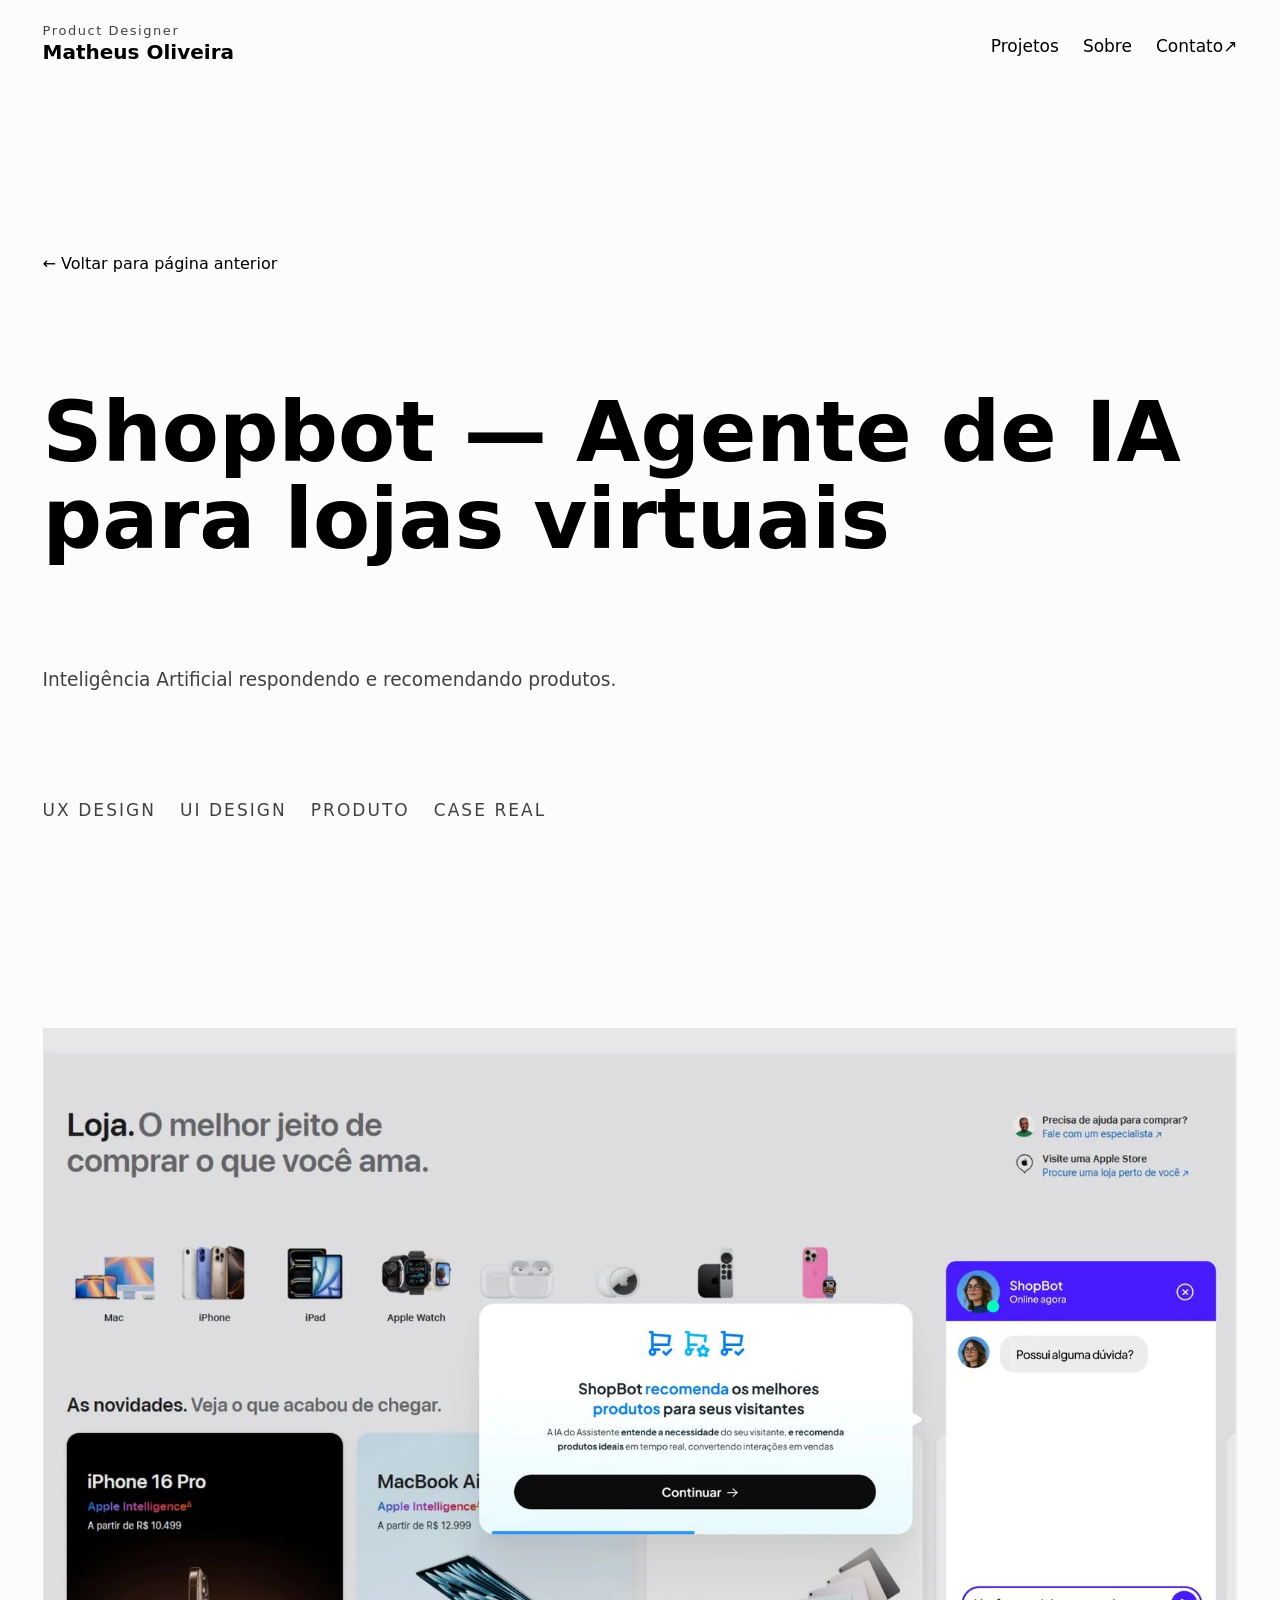
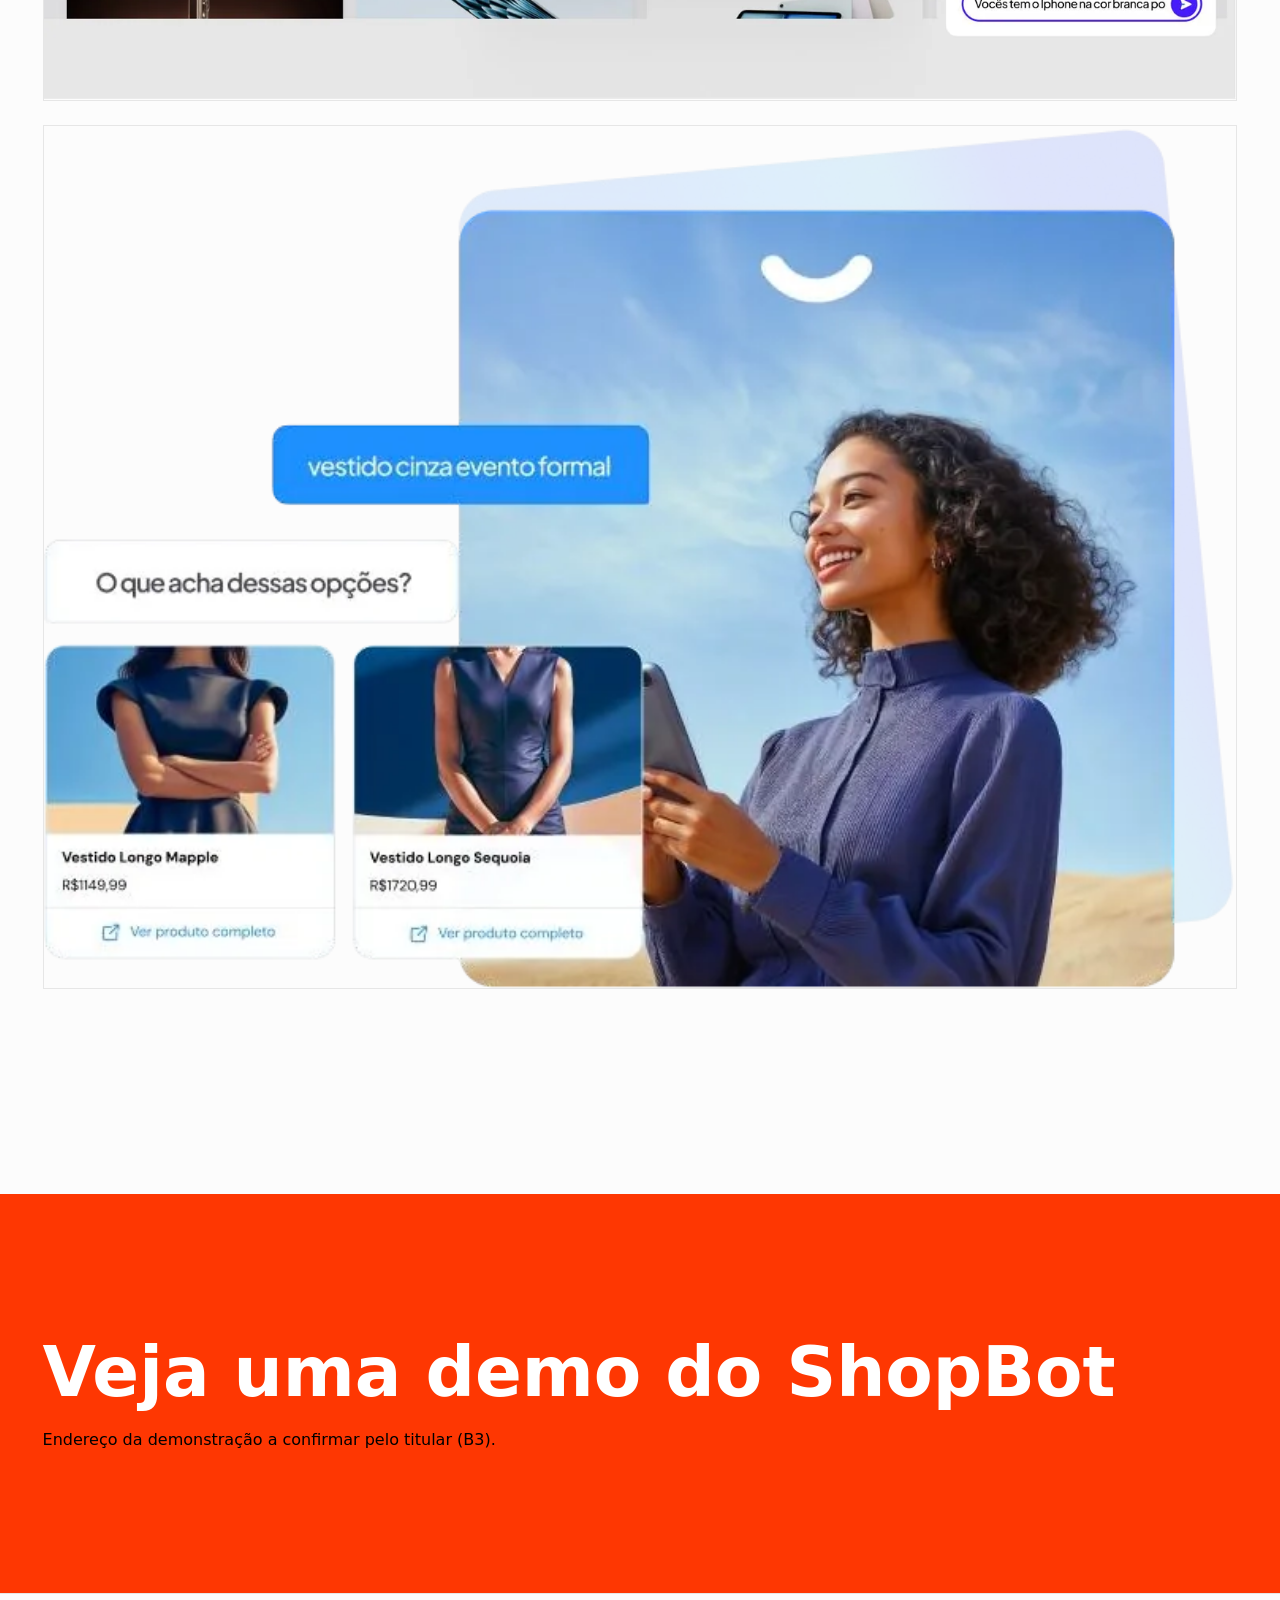
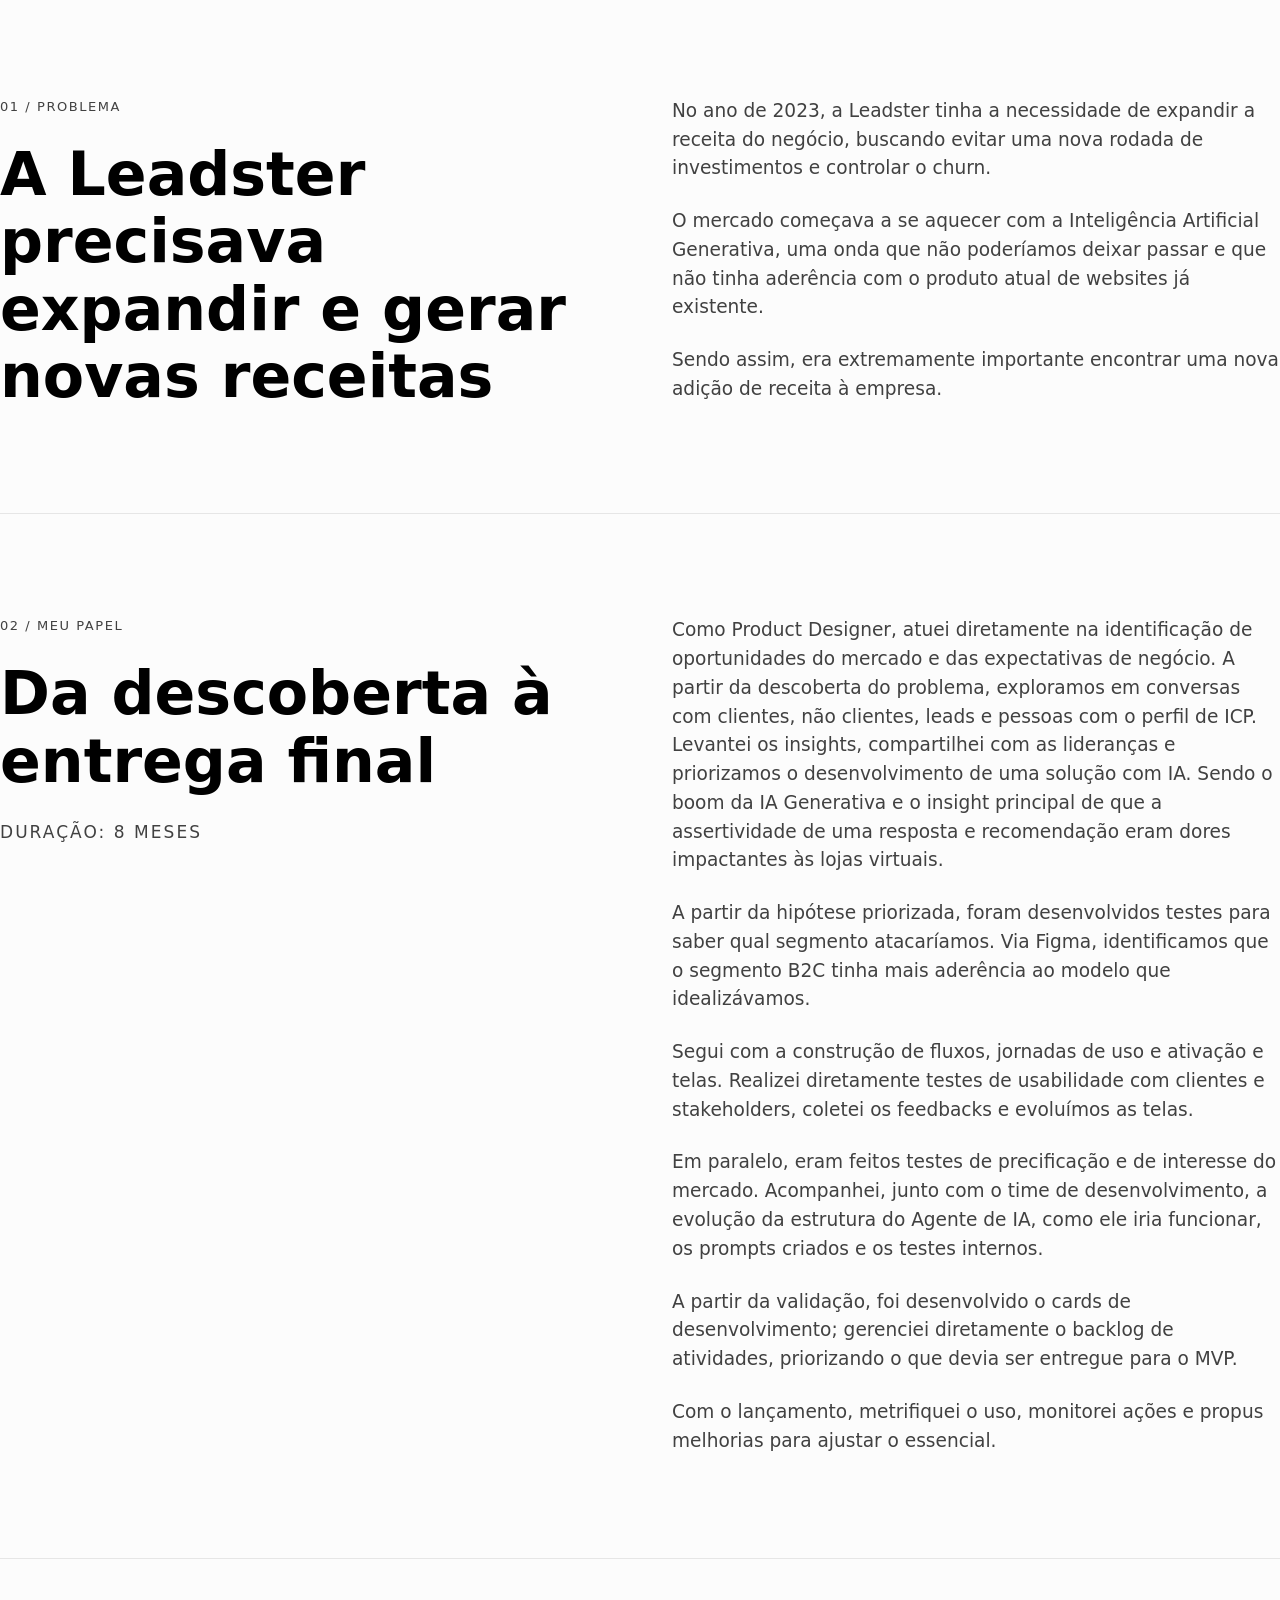
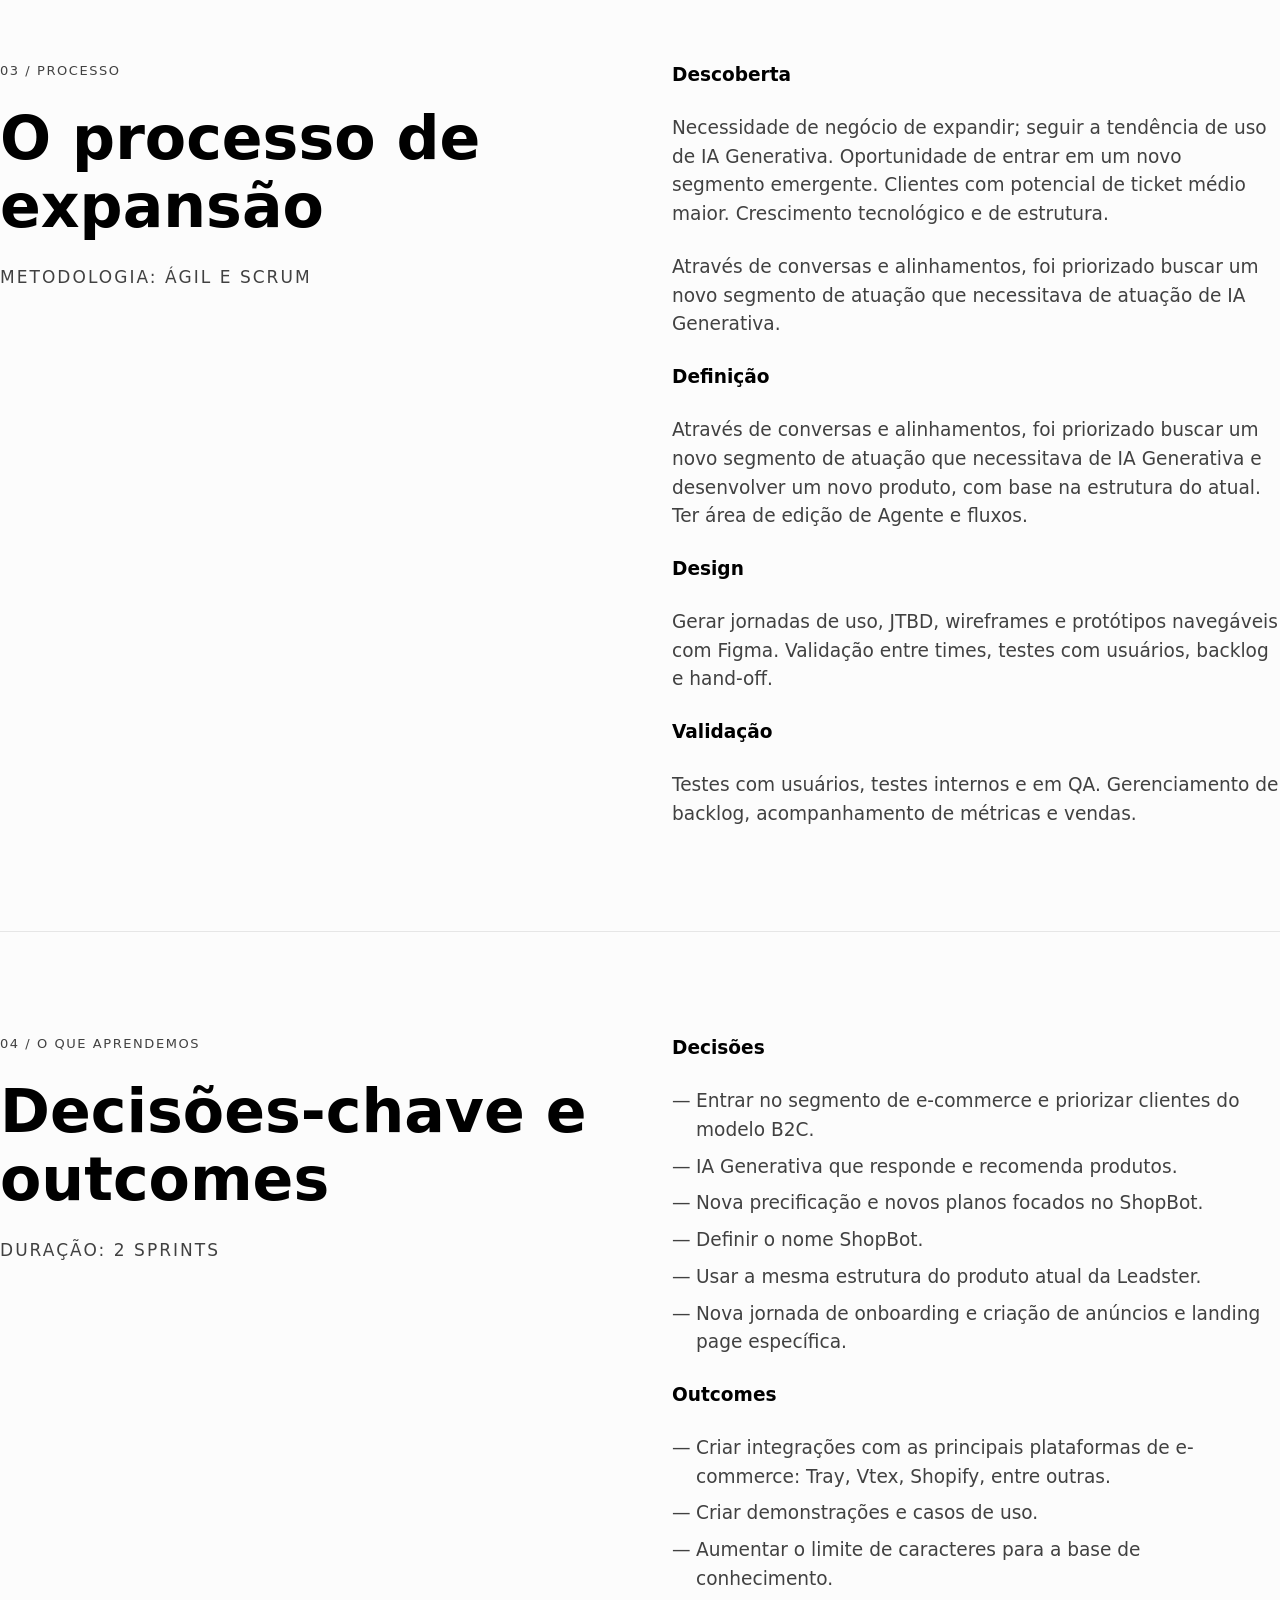
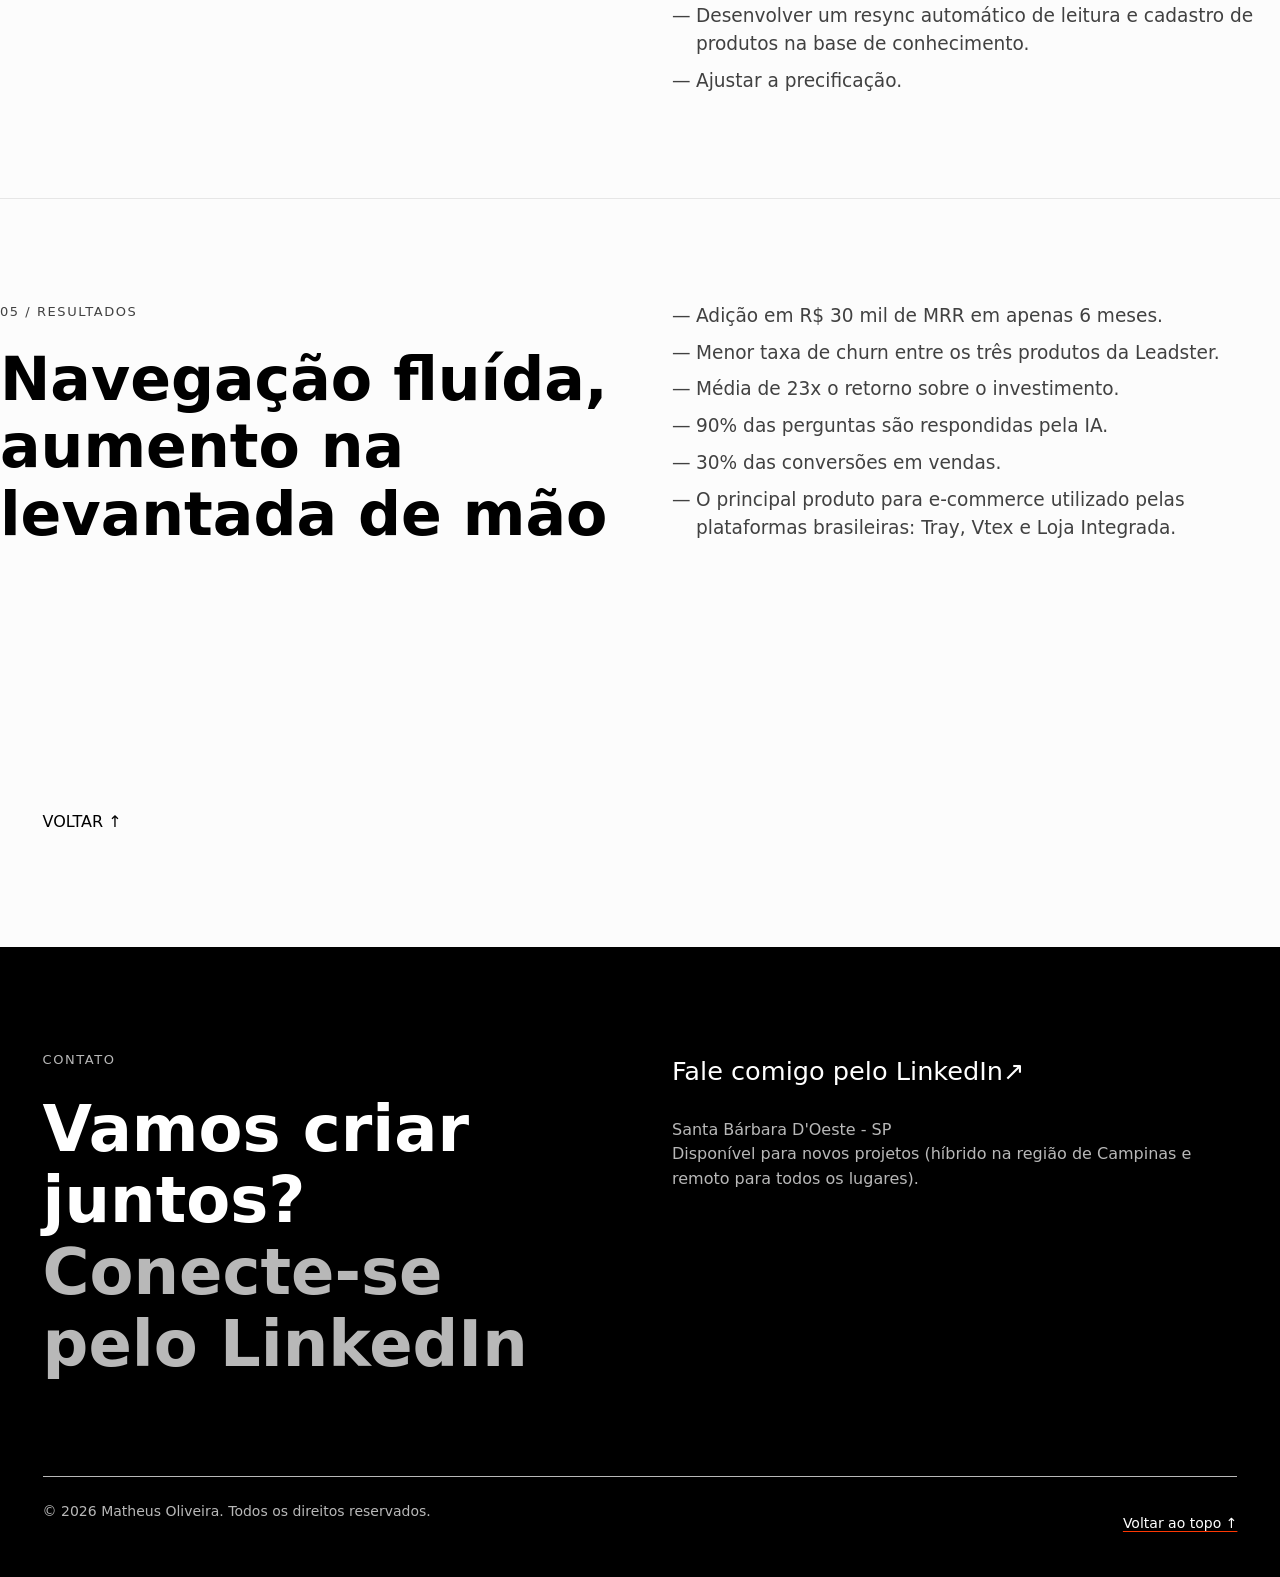
<file: projetos/shopbot/index.html>
<!doctype html>
<html lang="pt-BR">
<head>
  <meta charset="utf-8">
  <meta name="viewport" content="width=device-width, initial-scale=1">
  <meta name="description" content="Case de Product Design: ShopBot, agente de IA para responder e recomendar produtos em lojas virtuais.">
  <meta property="og:type" content="website">
  <meta property="og:title" content="Matheus Oliveira — Shopbot">
  <meta property="og:description" content="Case de Product Design: ShopBot, agente de IA para responder e recomendar produtos em lojas virtuais.">
  <meta property="og:locale" content="pt_BR">
  <link rel="icon" href="../../assets/favicon.svg" type="image/svg+xml">
  <title>Matheus Oliveira — Shopbot</title>
  <link rel="stylesheet" href="../../css/tokens.css">
  <link rel="stylesheet" href="../../css/base.css">
  <link rel="stylesheet" href="../../css/layout.css">
  <link rel="stylesheet" href="../../css/components.css">
  <script type="module" src="../../js/main.js"></script>
</head>
<body id="topo">
  <a class="skip-link" href="#conteudo">Pular para o conteúdo</a>

  <header class="site-header">
    <div class="site-header__inner">
      <a class="brand" href="../../index.html" aria-label="Product Designer Matheus Oliveira — página inicial">
        <span class="brand__role">Product Designer</span>
        <span class="brand__name">Matheus Oliveira</span>
      </a>
      <button class="nav-toggle" type="button" data-nav-toggle aria-controls="site-nav" aria-expanded="false">
        Menu <span aria-hidden="true">☰</span>
      </button>
      <nav class="site-nav" id="site-nav" data-site-nav data-open="false" aria-label="Navegação principal">
        <a href="../../#portfolio" aria-current="location">Projetos</a>
        <a href="../../sobre/">Sobre</a>
        <a href="#contato">Contato <span aria-hidden="true">↗</span></a>
      </nav>
    </div>
  </header>

  <main id="conteudo">
    <section class="section case-hero" aria-labelledby="titulo-case">
      <div class="section__inner">
        <a class="case-back" href="../../#portfolio">← Voltar para página anterior</a>
        <h1 class="case-hero__title" id="titulo-case">Shopbot — Agente de IA para lojas virtuais</h1>
        <p class="case-hero__subtitle">Inteligência Artificial respondendo e recomendando produtos.</p>
        <ul class="tag-list">
          <li class="tag">UX Design</li>
          <li class="tag">UI Design</li>
          <li class="tag">Produto</li>
          <li class="tag">Case real</li>
        </ul>
      </div>
    </section>

    <section class="section" aria-label="Imagens do projeto">
      <div class="section__inner case-gallery">
        <figure><img src="../../assets/images/cases/shopbot-01.webp" width="1600" height="900" alt="" loading="lazy" decoding="async"></figure>
        <figure><img src="../../assets/images/cases/shopbot-02.webp" width="753" height="544" alt="" loading="lazy" decoding="async"></figure>
      </div>
    </section>

    <section class="cta-band" aria-label="Demonstração do ShopBot">
      <div class="cta-band__inner">
        <h2 class="cta-band__title">Veja uma demo do ShopBot</h2>
        <span class="cta-band__note">Endereço da demonstração a confirmar pelo titular (B3).</span>
      </div>
    </section>

    <section class="case-section" aria-labelledby="titulo-problema">
      <div class="section__inner split">
        <div>
          <p class="section-label">01 / Problema</p>
          <h2 class="case-section__title" id="titulo-problema">A Leadster precisava expandir e gerar novas receitas</h2>
        </div>
        <div class="case-section__body">
          <p>No ano de 2023, a Leadster tinha a necessidade de expandir a receita do negócio, buscando evitar uma nova rodada de investimentos e controlar o churn.</p>
          <p>O mercado começava a se aquecer com a Inteligência Artificial Generativa, uma onda que não poderíamos deixar passar e que não tinha aderência com o produto atual de websites já existente.</p>
          <p>Sendo assim, era extremamente importante encontrar uma nova adição de receita à empresa.</p>
        </div>
      </div>
    </section>

    <section class="case-section" aria-labelledby="titulo-papel">
      <div class="section__inner split">
        <div>
          <p class="section-label">02 / Meu papel</p>
          <h2 class="case-section__title" id="titulo-papel">Da descoberta à entrega final</h2>
          <p class="case-section__meta">Duração: 8 meses</p>
        </div>
        <div class="case-section__body">
          <p>Como Product Designer, atuei diretamente na identificação de oportunidades do mercado e das expectativas de negócio. A partir da descoberta do problema, exploramos em conversas com clientes, não clientes, leads e pessoas com o perfil de ICP. Levantei os insights, compartilhei com as lideranças e priorizamos o desenvolvimento de uma solução com IA. Sendo o boom da IA Generativa e o insight principal de que a assertividade de uma resposta e recomendação eram dores impactantes às lojas virtuais.</p>
          <p>A partir da hipótese priorizada, foram desenvolvidos testes para saber qual segmento atacaríamos. Via Figma, identificamos que o segmento B2C tinha mais aderência ao modelo que idealizávamos.</p>
          <p>Segui com a construção de fluxos, jornadas de uso e ativação e telas. Realizei diretamente testes de usabilidade com clientes e stakeholders, coletei os feedbacks e evoluímos as telas.</p>
          <p>Em paralelo, eram feitos testes de precificação e de interesse do mercado. Acompanhei, junto com o time de desenvolvimento, a evolução da estrutura do Agente de IA, como ele iria funcionar, os prompts criados e os testes internos.</p>
          <p>A partir da validação, foi desenvolvido o cards de desenvolvimento; gerenciei diretamente o backlog de atividades, priorizando o que devia ser entregue para o MVP.</p>
          <p>Com o lançamento, metrifiquei o uso, monitorei ações e propus melhorias para ajustar o essencial.</p>
        </div>
      </div>
    </section>

    <section class="case-section" aria-labelledby="titulo-processo">
      <div class="section__inner split">
        <div>
          <p class="section-label">03 / Processo</p>
          <h2 class="case-section__title" id="titulo-processo">O processo de expansão</h2>
          <p class="case-section__meta">Metodologia: Ágil e Scrum</p>
        </div>
        <div class="case-section__body">
          <h3>Descoberta</h3>
          <p>Necessidade de negócio de expandir; seguir a tendência de uso de IA Generativa. Oportunidade de entrar em um novo segmento emergente. Clientes com potencial de ticket médio maior. Crescimento tecnológico e de estrutura.</p>
          <p>Através de conversas e alinhamentos, foi priorizado buscar um novo segmento de atuação que necessitava de atuação de IA Generativa.</p>
          <h3>Definição</h3>
          <p>Através de conversas e alinhamentos, foi priorizado buscar um novo segmento de atuação que necessitava de IA Generativa e desenvolver um novo produto, com base na estrutura do atual. Ter área de edição de Agente e fluxos.</p>
          <h3>Design</h3>
          <p>Gerar jornadas de uso, JTBD, wireframes e protótipos navegáveis com Figma. Validação entre times, testes com usuários, backlog e hand-off.</p>
          <h3>Validação</h3>
          <p>Testes com usuários, testes internos e em QA. Gerenciamento de backlog, acompanhamento de métricas e vendas.</p>
        </div>
      </div>
    </section>

    <section class="case-section" aria-labelledby="titulo-aprendemos">
      <div class="section__inner split">
        <div>
          <p class="section-label">04 / O que aprendemos</p>
          <h2 class="case-section__title" id="titulo-aprendemos">Decisões-chave e outcomes</h2>
          <p class="case-section__meta">Duração: 2 sprints</p>
        </div>
        <div class="case-section__body">
          <h3>Decisões</h3>
          <ul>
            <li>Entrar no segmento de e-commerce e priorizar clientes do modelo B2C.</li>
            <li>IA Generativa que responde e recomenda produtos.</li>
            <li>Nova precificação e novos planos focados no ShopBot.</li>
            <li>Definir o nome ShopBot.</li>
            <li>Usar a mesma estrutura do produto atual da Leadster.</li>
            <li>Nova jornada de onboarding e criação de anúncios e landing page específica.</li>
          </ul>
          <h3>Outcomes</h3>
          <ul>
            <li>Criar integrações com as principais plataformas de e-commerce: Tray, Vtex, Shopify, entre outras.</li>
            <li>Criar demonstrações e casos de uso.</li>
            <li>Aumentar o limite de caracteres para a base de conhecimento.</li>
            <li>Desenvolver um resync automático de leitura e cadastro de produtos na base de conhecimento.</li>
            <li>Ajustar a precificação.</li>
          </ul>
        </div>
      </div>
    </section>

    <section class="case-section" aria-labelledby="titulo-resultados">
      <div class="section__inner split">
        <div>
          <p class="section-label">05 / Resultados</p>
          <h2 class="case-section__title" id="titulo-resultados">Navegação fluída, aumento na levantada de mão</h2>
        </div>
        <div class="case-section__body">
          <ul>
            <li>Adição em R$ 30 mil de MRR em apenas 6 meses.</li>
            <li>Menor taxa de churn entre os três produtos da Leadster.</li>
            <li>Média de 23x o retorno sobre o investimento.</li>
            <li>90% das perguntas são respondidas pela IA.</li>
            <li>30% das conversões em vendas.</li>
            <li>O principal produto para e-commerce utilizado pelas plataformas brasileiras: Tray, Vtex e Loja Integrada.</li>
          </ul>
        </div>
      </div>
    </section>

    <section class="section" aria-label="Voltar aos projetos">
      <div class="section__inner">
        <a class="case-back" href="../../#portfolio">VOLTAR ↑</a>
      </div>
    </section>
  </main>

  <footer class="site-footer" id="contato">
    <div class="site-footer__inner">
      <div class="site-footer__grid">
        <div>
          <p class="site-footer__label">Contato</p>
          <p class="site-footer__title">Vamos criar juntos?</p>
          <p class="site-footer__title"><span>Conecte-se pelo LinkedIn</span></p>
        </div>
        <div>
          <a class="site-footer__contact" href="https://www.linkedin.com/in/matheus-oliveira-b61917142/" target="_blank" rel="noopener noreferrer">Fale comigo pelo LinkedIn <span aria-hidden="true">↗</span></a>
          <p class="site-footer__info">Santa Bárbara D'Oeste - SP<br>Disponível para novos projetos (híbrido na região de Campinas e remoto para todos os lugares).</p>
        </div>
      </div>
      <div class="site-footer__bottom">
        <span>© 2026 Matheus Oliveira. Todos os direitos reservados.</span>
        <a href="#topo">Voltar ao topo ↑</a>
      </div>
    </div>
  </footer>
</body>
</html>
</file>
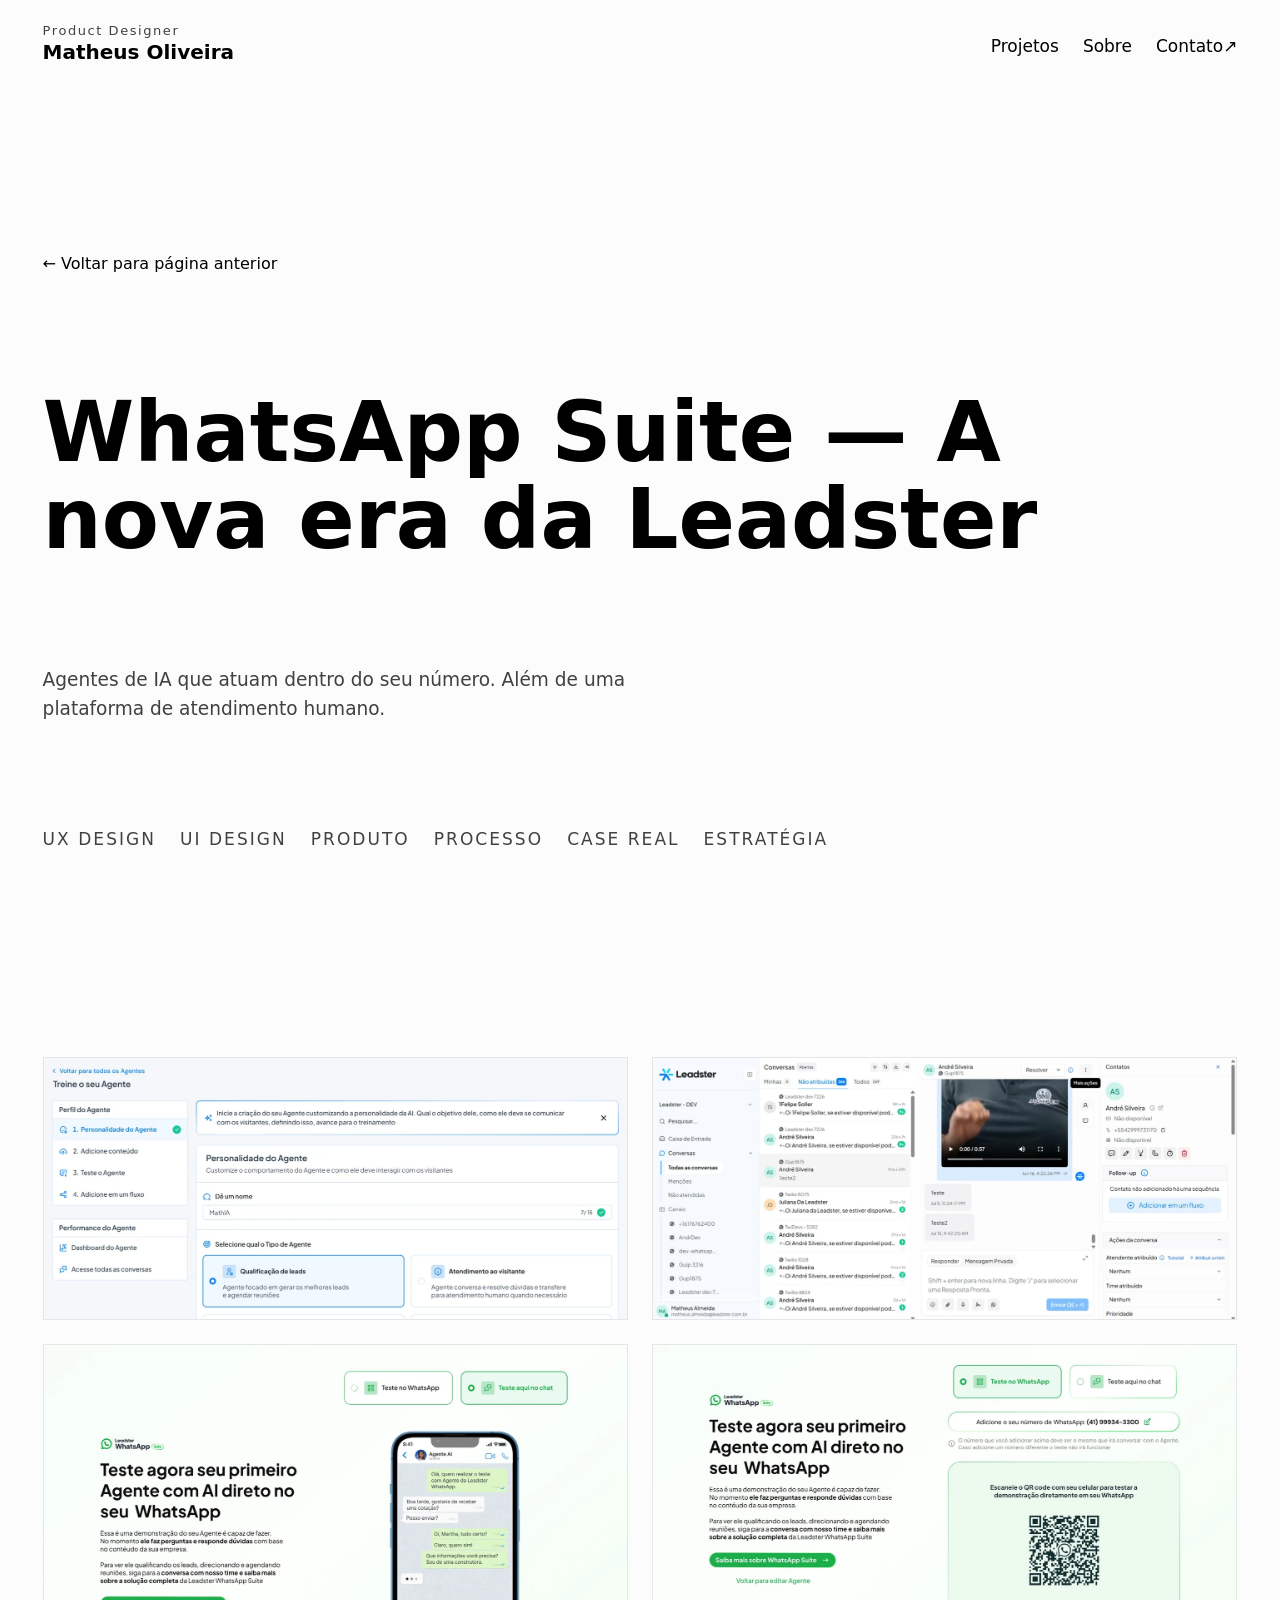
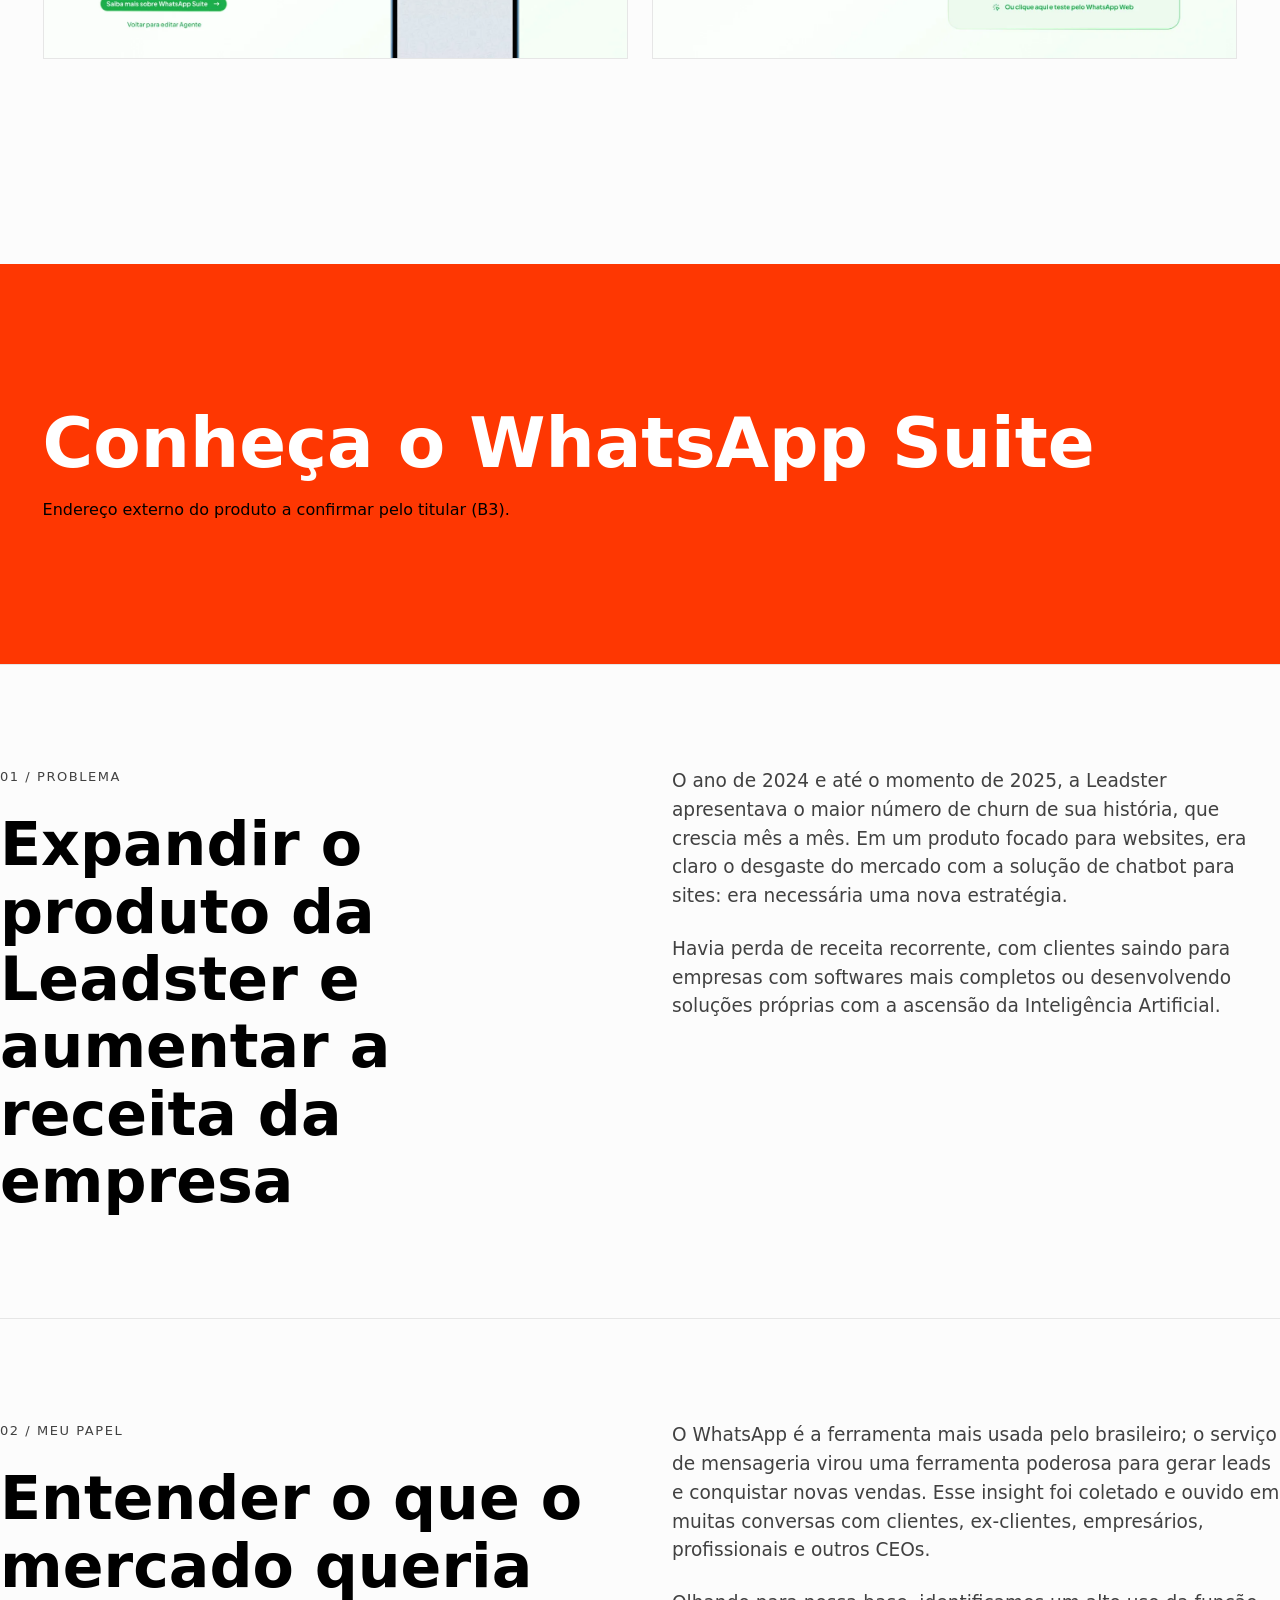
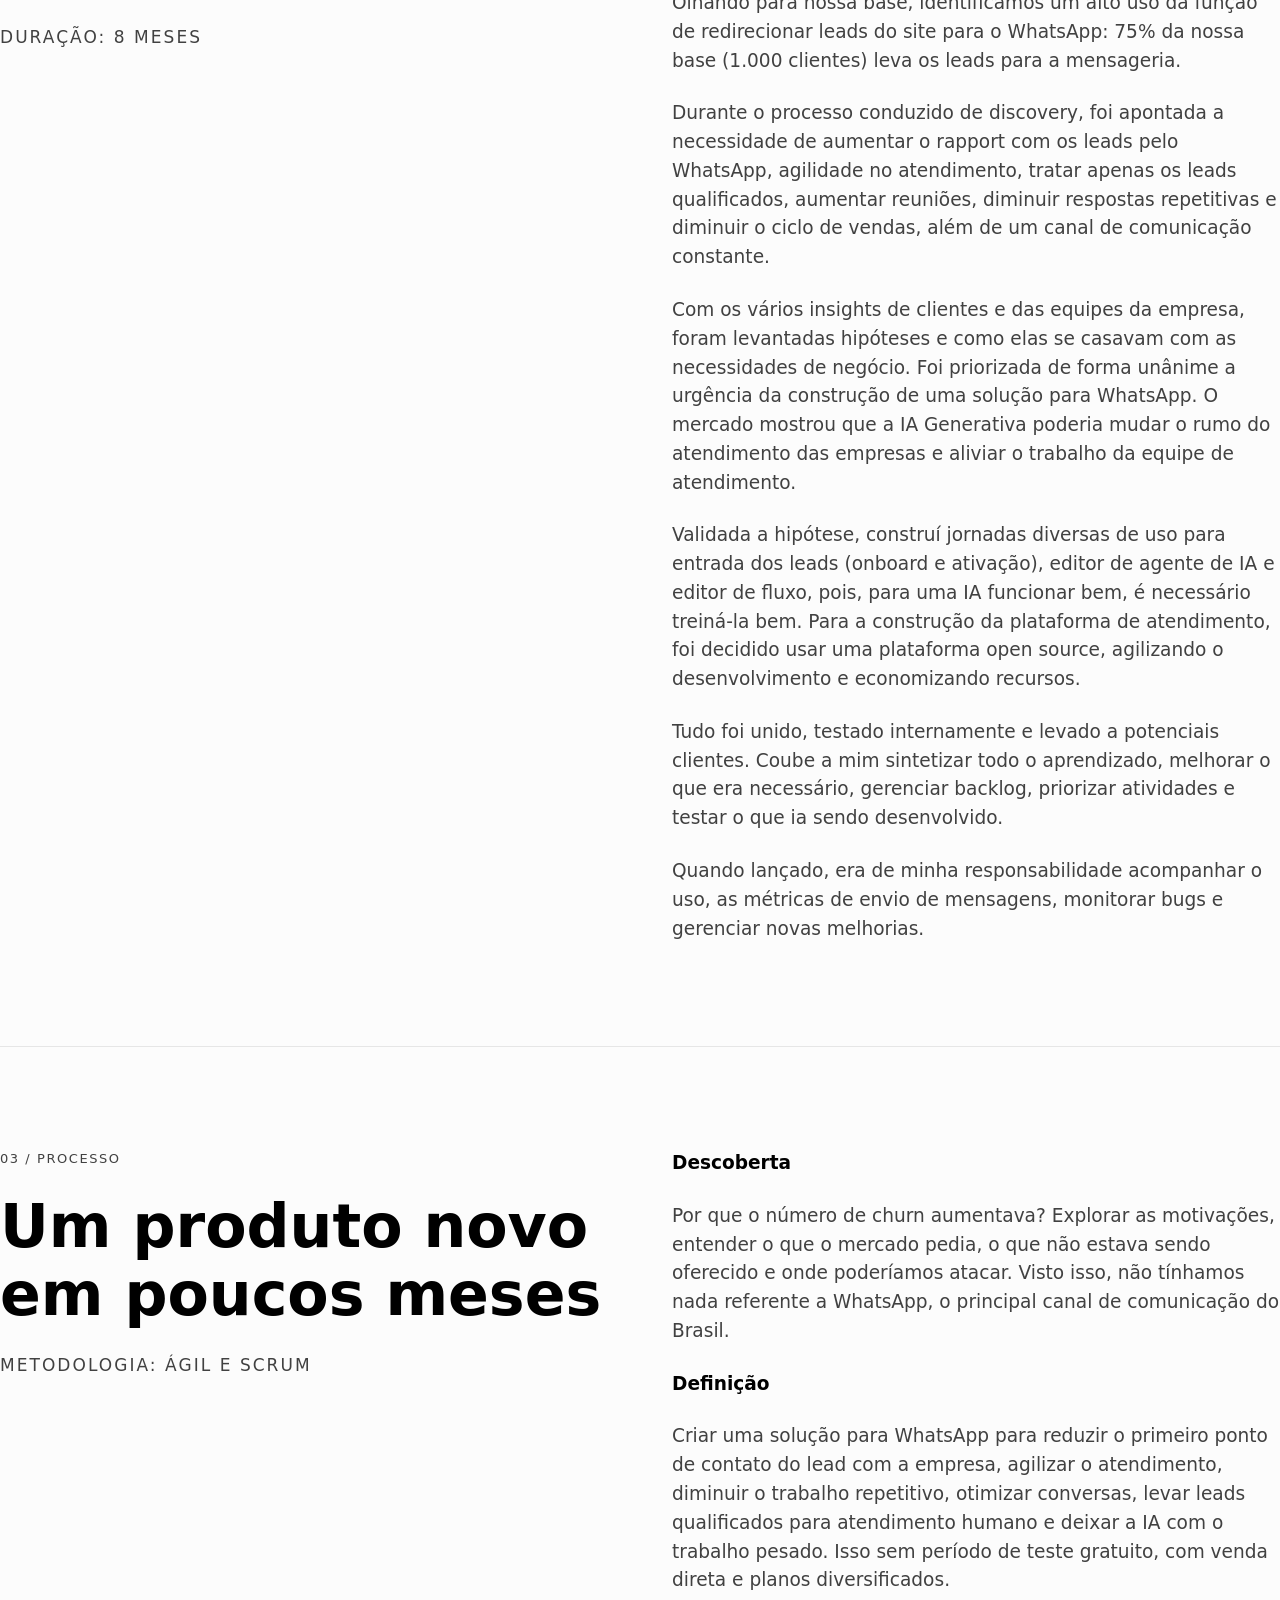
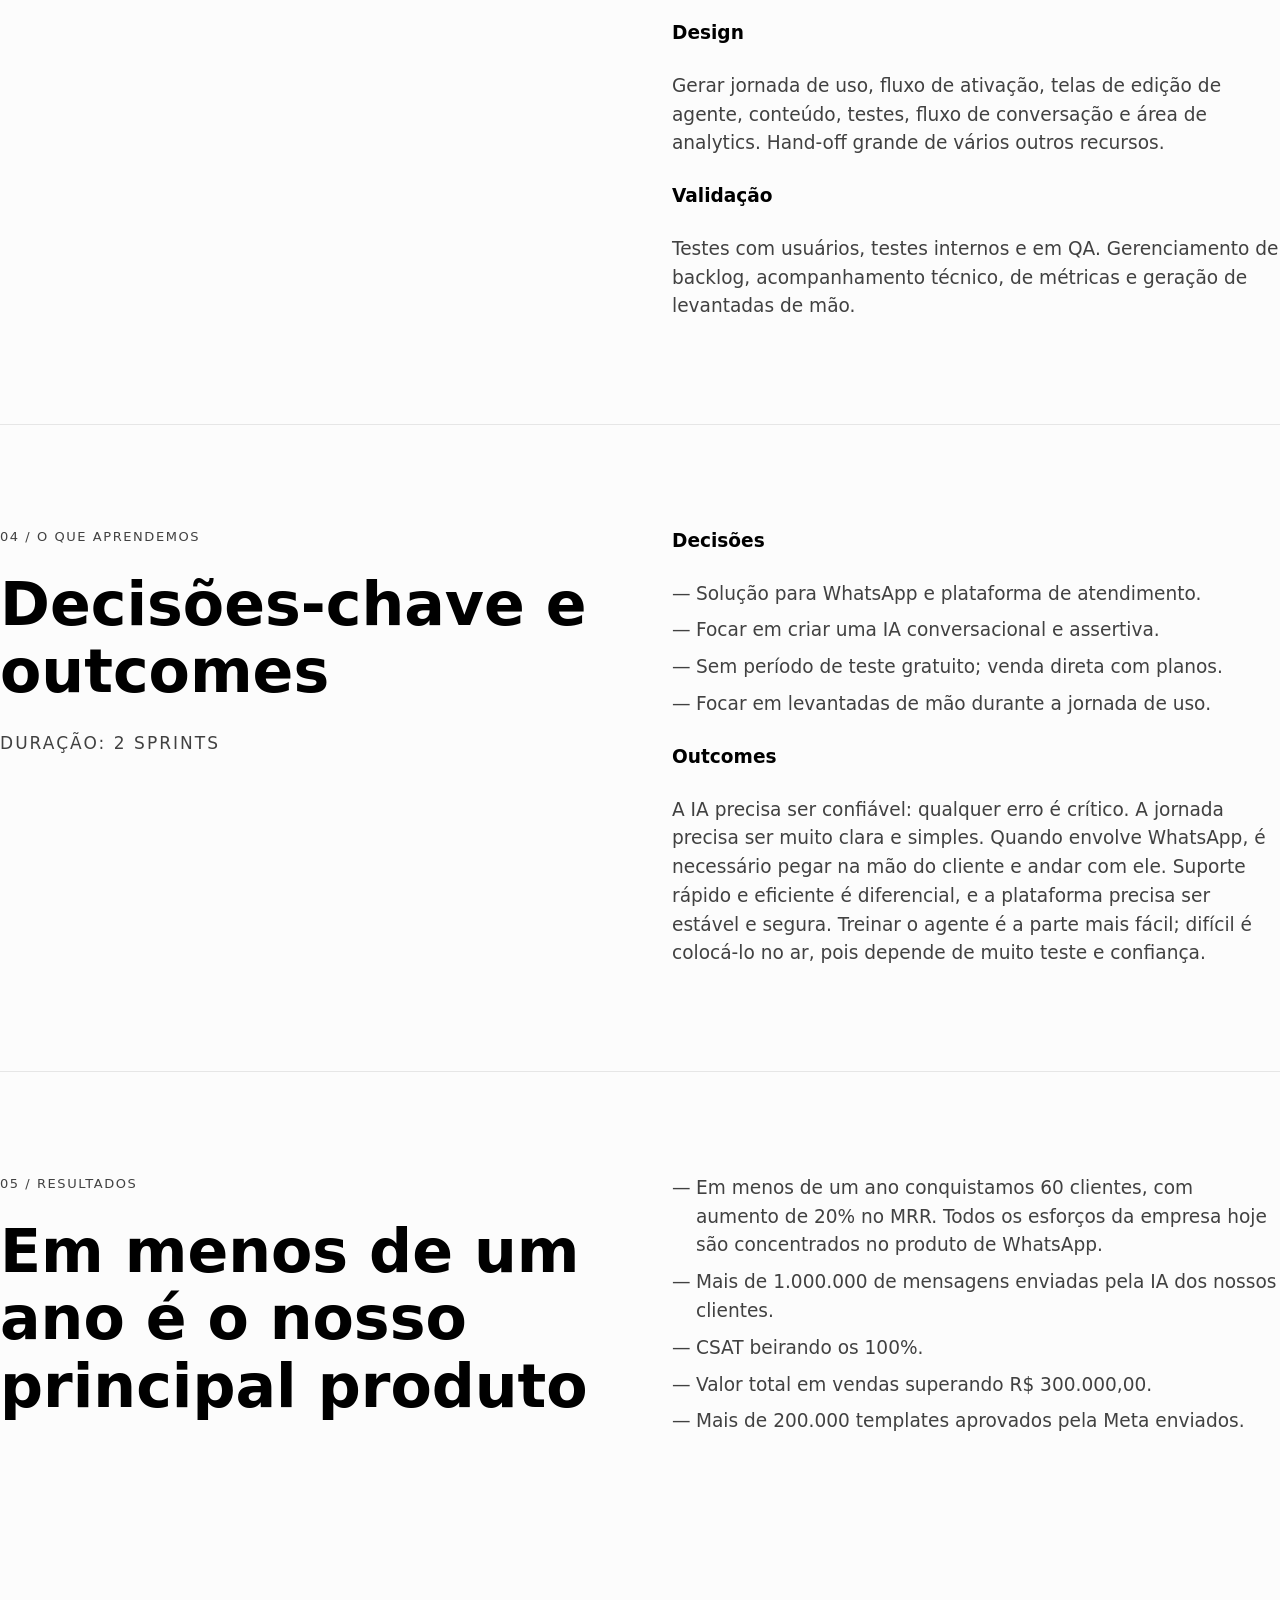
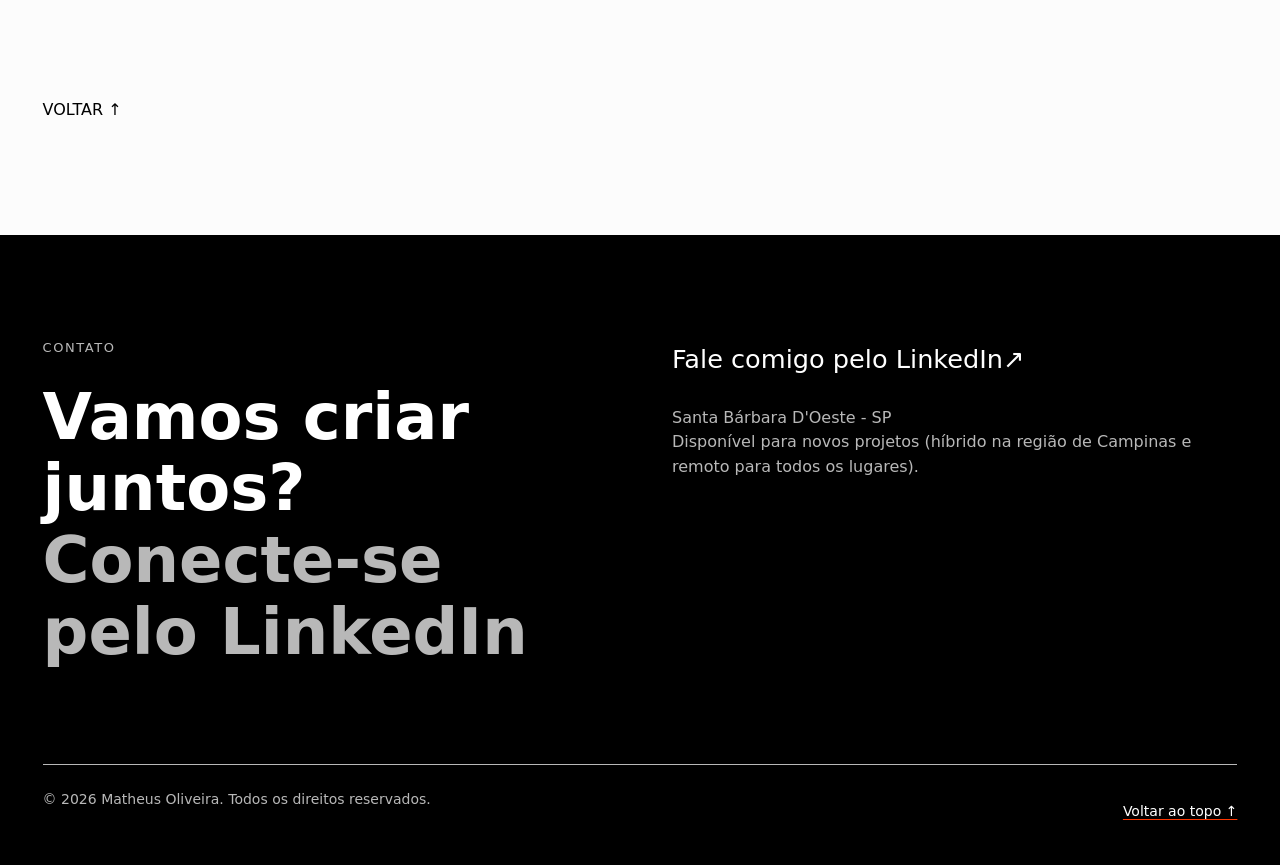
<file: projetos/whatsapp-suite/index.html>
<!doctype html>
<html lang="pt-BR">
<head>
  <meta charset="utf-8">
  <meta name="viewport" content="width=device-width, initial-scale=1">
  <meta name="description" content="Case de Product Design: WhatsApp Suite, agentes de IA e plataforma de atendimento humano da Leadster.">
  <meta property="og:type" content="website">
  <meta property="og:title" content="Matheus Oliveira — WhatsApp Suite">
  <meta property="og:description" content="Case de Product Design: WhatsApp Suite, agentes de IA e plataforma de atendimento humano da Leadster.">
  <meta property="og:locale" content="pt_BR">
  <link rel="icon" href="../../assets/favicon.svg" type="image/svg+xml">
  <title>Matheus Oliveira — WhatsApp Suite</title>
  <link rel="stylesheet" href="../../css/tokens.css">
  <link rel="stylesheet" href="../../css/base.css">
  <link rel="stylesheet" href="../../css/layout.css">
  <link rel="stylesheet" href="../../css/components.css">
  <script type="module" src="../../js/main.js"></script>
</head>
<body id="topo">
  <a class="skip-link" href="#conteudo">Pular para o conteúdo</a>

  <header class="site-header">
    <div class="site-header__inner">
      <a class="brand" href="../../index.html" aria-label="Product Designer Matheus Oliveira — página inicial">
        <span class="brand__role">Product Designer</span>
        <span class="brand__name">Matheus Oliveira</span>
      </a>
      <button class="nav-toggle" type="button" data-nav-toggle aria-controls="site-nav" aria-expanded="false">
        Menu <span aria-hidden="true">☰</span>
      </button>
      <nav class="site-nav" id="site-nav" data-site-nav data-open="false" aria-label="Navegação principal">
        <a href="../../#portfolio" aria-current="location">Projetos</a>
        <a href="../../sobre/">Sobre</a>
        <a href="#contato">Contato <span aria-hidden="true">↗</span></a>
      </nav>
    </div>
  </header>

  <main id="conteudo">
    <section class="section case-hero" aria-labelledby="titulo-case">
      <div class="section__inner">
        <a class="case-back" href="../../#portfolio">← Voltar para página anterior</a>
        <h1 class="case-hero__title" id="titulo-case">WhatsApp Suite — A nova era da Leadster</h1>
        <p class="case-hero__subtitle">Agentes de IA que atuam dentro do seu número. Além de uma plataforma de atendimento humano.</p>
        <ul class="tag-list">
          <li class="tag">UX Design</li>
          <li class="tag">UI Design</li>
          <li class="tag">Produto</li>
          <li class="tag">Processo</li>
          <li class="tag">Case real</li>
          <li class="tag">Estratégia</li>
        </ul>
      </div>
    </section>

    <section class="section" aria-label="Imagens do projeto">
      <div class="section__inner case-gallery case-gallery--pair">
        <figure><img src="../../assets/images/cases/whatsapp-suite-01.webp" width="1400" height="627" alt="" loading="lazy" decoding="async"></figure>
        <figure><img src="../../assets/images/cases/whatsapp-suite-02.webp" width="1400" height="627" alt="" loading="lazy" decoding="async"></figure>
        <figure><img src="../../assets/images/cases/whatsapp-suite-03.webp" width="1400" height="751" alt="" loading="lazy" decoding="async"></figure>
        <figure><img src="../../assets/images/cases/whatsapp-suite-04.webp" width="1400" height="751" alt="" loading="lazy" decoding="async"></figure>
      </div>
    </section>

    <section class="cta-band" aria-label="Conheça o WhatsApp Suite">
      <div class="cta-band__inner">
        <h2 class="cta-band__title">Conheça o WhatsApp Suite</h2>
        <span class="cta-band__note">Endereço externo do produto a confirmar pelo titular (B3).</span>
      </div>
    </section>

    <section class="case-section" aria-labelledby="titulo-problema">
      <div class="section__inner split">
        <div>
          <p class="section-label">01 / Problema</p>
          <h2 class="case-section__title" id="titulo-problema">Expandir o produto da Leadster e aumentar a receita da empresa</h2>
        </div>
        <div class="case-section__body">
          <p>O ano de 2024 e até o momento de 2025, a Leadster apresentava o maior número de churn de sua história, que crescia mês a mês. Em um produto focado para websites, era claro o desgaste do mercado com a solução de chatbot para sites: era necessária uma nova estratégia.</p>
          <p>Havia perda de receita recorrente, com clientes saindo para empresas com softwares mais completos ou desenvolvendo soluções próprias com a ascensão da Inteligência Artificial.</p>
        </div>
      </div>
    </section>

    <section class="case-section" aria-labelledby="titulo-papel">
      <div class="section__inner split">
        <div>
          <p class="section-label">02 / Meu papel</p>
          <h2 class="case-section__title" id="titulo-papel">Entender o que o mercado queria</h2>
          <p class="case-section__meta">Duração: 8 meses</p>
        </div>
        <div class="case-section__body">
          <p>O WhatsApp é a ferramenta mais usada pelo brasileiro; o serviço de mensageria virou uma ferramenta poderosa para gerar leads e conquistar novas vendas. Esse insight foi coletado e ouvido em muitas conversas com clientes, ex-clientes, empresários, profissionais e outros CEOs.</p>
          <p>Olhando para nossa base, identificamos um alto uso da função de redirecionar leads do site para o WhatsApp: 75% da nossa base (1.000 clientes) leva os leads para a mensageria.</p>
          <p>Durante o processo conduzido de discovery, foi apontada a necessidade de aumentar o rapport com os leads pelo WhatsApp, agilidade no atendimento, tratar apenas os leads qualificados, aumentar reuniões, diminuir respostas repetitivas e diminuir o ciclo de vendas, além de um canal de comunicação constante.</p>
          <p>Com os vários insights de clientes e das equipes da empresa, foram levantadas hipóteses e como elas se casavam com as necessidades de negócio. Foi priorizada de forma unânime a urgência da construção de uma solução para WhatsApp. O mercado mostrou que a IA Generativa poderia mudar o rumo do atendimento das empresas e aliviar o trabalho da equipe de atendimento.</p>
          <p>Validada a hipótese, construí jornadas diversas de uso para entrada dos leads (onboard e ativação), editor de agente de IA e editor de fluxo, pois, para uma IA funcionar bem, é necessário treiná-la bem. Para a construção da plataforma de atendimento, foi decidido usar uma plataforma open source, agilizando o desenvolvimento e economizando recursos.</p>
          <p>Tudo foi unido, testado internamente e levado a potenciais clientes. Coube a mim sintetizar todo o aprendizado, melhorar o que era necessário, gerenciar backlog, priorizar atividades e testar o que ia sendo desenvolvido.</p>
          <p>Quando lançado, era de minha responsabilidade acompanhar o uso, as métricas de envio de mensagens, monitorar bugs e gerenciar novas melhorias.</p>
        </div>
      </div>
    </section>

    <section class="case-section" aria-labelledby="titulo-processo">
      <div class="section__inner split">
        <div>
          <p class="section-label">03 / Processo</p>
          <h2 class="case-section__title" id="titulo-processo">Um produto novo em poucos meses</h2>
          <p class="case-section__meta">Metodologia: Ágil e Scrum</p>
        </div>
        <div class="case-section__body">
          <h3>Descoberta</h3>
          <p>Por que o número de churn aumentava? Explorar as motivações, entender o que o mercado pedia, o que não estava sendo oferecido e onde poderíamos atacar. Visto isso, não tínhamos nada referente a WhatsApp, o principal canal de comunicação do Brasil.</p>
          <h3>Definição</h3>
          <p>Criar uma solução para WhatsApp para reduzir o primeiro ponto de contato do lead com a empresa, agilizar o atendimento, diminuir o trabalho repetitivo, otimizar conversas, levar leads qualificados para atendimento humano e deixar a IA com o trabalho pesado. Isso sem período de teste gratuito, com venda direta e planos diversificados.</p>
          <h3>Design</h3>
          <p>Gerar jornada de uso, fluxo de ativação, telas de edição de agente, conteúdo, testes, fluxo de conversação e área de analytics. Hand-off grande de vários outros recursos.</p>
          <h3>Validação</h3>
          <p>Testes com usuários, testes internos e em QA. Gerenciamento de backlog, acompanhamento técnico, de métricas e geração de levantadas de mão.</p>
        </div>
      </div>
    </section>

    <section class="case-section" aria-labelledby="titulo-aprendemos">
      <div class="section__inner split">
        <div>
          <p class="section-label">04 / O que aprendemos</p>
          <h2 class="case-section__title" id="titulo-aprendemos">Decisões-chave e outcomes</h2>
          <p class="case-section__meta">Duração: 2 sprints</p>
        </div>
        <div class="case-section__body">
          <h3>Decisões</h3>
          <ul>
            <li>Solução para WhatsApp e plataforma de atendimento.</li>
            <li>Focar em criar uma IA conversacional e assertiva.</li>
            <li>Sem período de teste gratuito; venda direta com planos.</li>
            <li>Focar em levantadas de mão durante a jornada de uso.</li>
          </ul>
          <h3>Outcomes</h3>
          <p>A IA precisa ser confiável: qualquer erro é crítico. A jornada precisa ser muito clara e simples. Quando envolve WhatsApp, é necessário pegar na mão do cliente e andar com ele. Suporte rápido e eficiente é diferencial, e a plataforma precisa ser estável e segura. Treinar o agente é a parte mais fácil; difícil é colocá-lo no ar, pois depende de muito teste e confiança.</p>
        </div>
      </div>
    </section>

    <section class="case-section" aria-labelledby="titulo-resultados">
      <div class="section__inner split">
        <div>
          <p class="section-label">05 / Resultados</p>
          <h2 class="case-section__title" id="titulo-resultados">Em menos de um ano é o nosso principal produto</h2>
        </div>
        <div class="case-section__body">
          <ul>
            <li>Em menos de um ano conquistamos 60 clientes, com aumento de 20% no MRR. Todos os esforços da empresa hoje são concentrados no produto de WhatsApp.</li>
            <li>Mais de 1.000.000 de mensagens enviadas pela IA dos nossos clientes.</li>
            <li>CSAT beirando os 100%.</li>
            <li>Valor total em vendas superando R$ 300.000,00.</li>
            <li>Mais de 200.000 templates aprovados pela Meta enviados.</li>
          </ul>
        </div>
      </div>
    </section>

    <section class="section" aria-label="Voltar aos projetos">
      <div class="section__inner">
        <a class="case-back" href="../../#portfolio">VOLTAR ↑</a>
      </div>
    </section>
  </main>

  <footer class="site-footer" id="contato">
    <div class="site-footer__inner">
      <div class="site-footer__grid">
        <div>
          <p class="site-footer__label">Contato</p>
          <p class="site-footer__title">Vamos criar juntos?</p>
          <p class="site-footer__title"><span>Conecte-se pelo LinkedIn</span></p>
        </div>
        <div>
          <a class="site-footer__contact" href="https://www.linkedin.com/in/matheus-oliveira-b61917142/" target="_blank" rel="noopener noreferrer">Fale comigo pelo LinkedIn <span aria-hidden="true">↗</span></a>
          <p class="site-footer__info">Santa Bárbara D'Oeste - SP<br>Disponível para novos projetos (híbrido na região de Campinas e remoto para todos os lugares).</p>
        </div>
      </div>
      <div class="site-footer__bottom">
        <span>© 2026 Matheus Oliveira. Todos os direitos reservados.</span>
        <a href="#topo">Voltar ao topo ↑</a>
      </div>
    </div>
  </footer>
</body>
</html>
</file>
<file: css/tokens.css>
/* Fonte única de valores visuais. Nenhum hex, tamanho ou espaçamento fora deste arquivo. */

:root {
  /* ---------------------------------------------------------------------
   * Primitivas — Design system · Cores.pdf
   * ------------------------------------------------------------------- */
  --neutral-000: #ffffff;
  --neutral-050: #fcfcfc;
  --neutral-200: #e6e6e6;
  --neutral-400: #b8b8b8;
  --neutral-500: #767676;
  --neutral-700: #414141;
  --neutral-950: #000000;
  --orange-500: #fe3702;
  --orange-600: #d83c12;

  /* ---------------------------------------------------------------------
   * Tokens semânticos — Design system · Cores.pdf
   * ------------------------------------------------------------------- */
  --color-background-page: var(--neutral-050);
  --color-background-inverse: var(--neutral-950);
  --color-surface-default: var(--neutral-000);
  --color-text-primary: var(--neutral-950);
  --color-text-secondary: var(--neutral-700);
  --color-text-muted: var(--neutral-500);
  --color-text-inverse: var(--neutral-000);
  --color-text-on-dark-secondary: var(--neutral-400);
  --color-border-subtle: var(--neutral-200);
  --color-action-primary: var(--orange-500);
  --color-action-hover: var(--orange-600);
  --color-focus: var(--orange-500);
  --color-focus-inverse: var(--neutral-000);

  /* ---------------------------------------------------------------------
   * Tipografia
   * Fonte provisória: pilha do sistema enquanto B4 não é decidido.
   * ------------------------------------------------------------------- */
  --font-body: system-ui, -apple-system, "Segoe UI", Roboto, Arial, sans-serif;
  --font-weight-regular: 400;
  --font-weight-medium: 600;
  --font-weight-bold: 700;

  --font-size-hero: clamp(3rem, 6.5vw, 5.875rem);       /* 94 px @1440 */
  --font-size-section: clamp(2.5rem, 6vw, 5.5rem);      /* 88 px @1440 */
  --font-size-cta: clamp(2.25rem, 5.4vw, 4.875rem);     /* 78 px @1440 */
  --font-size-footer: clamp(2rem, 5vw, 4.5rem);         /* 72 px @1440 */
  --font-size-headline: clamp(2rem, 4.7vw, 4.25rem);    /* 68 px @1440 */
  --font-size-card: clamp(1.75rem, 3.9vw, 3.5rem);      /* 56 px @1440 */
  --font-size-lead: clamp(1.25rem, 2vw, 1.875rem);      /* 30 px @1440 */
  --font-size-body: clamp(1.0625rem, 1.45vw, 1.3125rem); /* 21 px @1440 */
  --font-size-timeline: 1.25rem;                        /* 20 px */
  --font-size-logo: 1.25rem;                            /* 20 px */
  --font-size-nav: 1.0625rem;                           /* 17 px */
  --font-size-meta: 1rem;                               /* 16 px */
  --font-size-small: 0.875rem;                          /* 14 px */
  --font-size-label: 0.8125rem;                         /* 13 px */

  --line-height-tight: 1.05;
  --line-height-heading: 1.12;
  --line-height-body: 1.55;
  --tracking-label: 0.12em;

  /* ---------------------------------------------------------------------
   * Espaçamento e layout
   * ------------------------------------------------------------------- */
  --space-1: 0.25rem;
  --space-2: 0.5rem;
  --space-3: 0.75rem;
  --space-4: 1rem;
  --space-5: 1.5rem;
  --space-6: 2rem;
  --space-7: 3rem;
  --space-8: 4rem;
  --space-9: 6rem;
  --space-10: 8rem;
  --page-gutter: clamp(1.25rem, 3.33vw, 3rem);          /* 48 px @1440 */
  --section-space: clamp(var(--space-8), 8vw, var(--space-10));
  --band-space: clamp(var(--space-8), 11vw, 10.75rem);  /* 172 px @1440 */

  --content-max: 84rem;
  --grid-gap: clamp(var(--space-5), 5vw, var(--space-9));
  --target-min: 2.75rem;                                /* 44 px de alvo de toque */

  /* ---------------------------------------------------------------------
   * Forma
   * ------------------------------------------------------------------- */
  --radius-sm: 0.25rem;
  --radius-pill: 999px;
  --border-width: 1px;

  /* Breakpoints documentados (custom properties não funcionam em @media):
   * --breakpoint-md: 48rem (768 px)
   * --breakpoint-lg: 80rem (1280 px)
   */
}
</file>
<file: css/base.css>
*,
*::before,
*::after {
  box-sizing: border-box;
}

html {
  scroll-behavior: smooth;
  -webkit-text-size-adjust: 100%;
}

body {
  margin: 0;
  background: var(--color-background-page);
  color: var(--color-text-primary);
  font-family: var(--font-body);
  font-size: var(--font-size-body);
  font-weight: var(--font-weight-regular);
  line-height: var(--line-height-body);
  text-rendering: optimizeLegibility;
}

h1,
h2,
h3,
h4,
p,
figure,
blockquote,
ul,
ol {
  margin: 0;
}

ul,
ol {
  padding: 0;
  list-style: none;
}

img,
svg {
  display: block;
  max-width: 100%;
}

img {
  height: auto;
}

a {
  color: inherit;
  text-decoration-color: var(--color-action-primary);
  text-decoration-thickness: var(--border-width);
  text-underline-offset: 0.2em;
}

a:hover {
  text-decoration-color: currentColor;
}

button {
  font: inherit;
  color: inherit;
}

:focus-visible {
  outline: 3px solid var(--color-focus);
  outline-offset: 3px;
  border-radius: var(--radius-sm);
}

.site-footer :focus-visible,
.cta-band :focus-visible {
  outline-color: var(--color-focus-inverse);
}

::selection {
  background: var(--color-action-primary);
  color: var(--color-text-inverse);
}

.visually-hidden {
  position: absolute;
  width: 1px;
  height: 1px;
  padding: 0;
  margin: -1px;
  overflow: hidden;
  clip-path: inset(50%);
  white-space: nowrap;
  border: 0;
}

.skip-link {
  position: absolute;
  z-index: 10;
  top: var(--space-2);
  left: var(--space-2);
  padding: var(--space-2) var(--space-4);
  background: var(--color-surface-default);
  color: var(--color-text-primary);
  font-size: var(--font-size-meta);
  transform: translateY(-200%);
}

.skip-link:focus {
  transform: translateY(0);
}

@media (prefers-reduced-motion: reduce) {
  html {
    scroll-behavior: auto;
  }

  *,
  *::before,
  *::after {
    animation: none;
    transition: none;
  }
}
</file>
<file: css/layout.css>
/* Header, navegação, grid e faixas compartilhadas. Breakpoints: 48rem (768 px) e 80rem (1280 px). */

.site-header {
  padding-block: var(--space-5);
}

.site-header__inner,
.section__inner,
.cta-band__inner,
.site-footer__inner {
  width: 100%;
  max-width: var(--content-max);
  margin-inline: auto;
}

.site-header__inner {
  display: flex;
  align-items: flex-start;
  justify-content: space-between;
  gap: var(--space-4);
  padding-inline: var(--page-gutter);
}

.brand {
  display: inline-flex;
  flex-direction: column;
  min-height: var(--target-min);
  font-size: var(--font-size-logo);
  font-weight: var(--font-weight-bold);
  line-height: var(--line-height-tight);
  text-decoration: none;
}

.brand__role {
  margin-bottom: var(--space-1);
  color: var(--color-text-secondary);
  font-size: var(--font-size-label);
  font-weight: var(--font-weight-regular);
  letter-spacing: var(--tracking-label);
}

.nav-toggle {
  display: none;
  align-items: center;
  min-height: var(--target-min);
  padding: var(--space-2) var(--space-4);
  border: var(--border-width) solid var(--color-border-subtle);
  border-radius: var(--radius-sm);
  background: var(--color-surface-default);
  font-size: var(--font-size-nav);
  cursor: pointer;
}

.js .nav-toggle {
  display: inline-flex;
}

.site-nav {
  display: flex;
  flex-wrap: wrap;
  justify-content: flex-end;
  gap: var(--space-1) var(--space-5);
}

.js .site-nav[data-open="false"] {
  display: none;
}

.site-nav a {
  display: inline-flex;
  align-items: center;
  min-height: var(--target-min);
  font-size: var(--font-size-nav);
  text-decoration: none;
}

.site-nav a:hover {
  text-decoration: underline;
}

.site-nav a[aria-current="page"] {
  text-decoration: underline;
  text-decoration-thickness: 2px;
}

.section {
  padding: var(--section-space) var(--page-gutter);
}

.section__inner {
  display: grid;
  gap: var(--section-space);
}

.section-label {
  margin-bottom: var(--space-5);
  color: var(--color-text-secondary);
  font-size: var(--font-size-label);
  letter-spacing: var(--tracking-label);
  text-transform: uppercase;
}

.split {
  display: grid;
  align-items: start;
  gap: var(--grid-gap);
}

.cta-band {
  padding: var(--band-space) var(--page-gutter);
  background: var(--color-action-primary);
  color: var(--color-text-inverse);
}

.cta-band:hover,
.cta-band:focus-within {
  background-color: var(--color-action-hover);
}

.cta-band__title {
  color: var(--color-text-inverse);
  font-size: var(--font-size-cta);
  font-weight: var(--font-weight-bold);
  line-height: var(--line-height-heading);
}

.cta-band__link {
  display: inline-flex;
  align-items: center;
  min-height: var(--target-min);
  color: var(--color-text-inverse);
  font-size: var(--font-size-cta);
  font-weight: var(--font-weight-bold);
  line-height: var(--line-height-heading);
  text-decoration: none;
}

.cta-band__link:hover,
.cta-band__link:focus-visible {
  text-decoration: underline;
  text-underline-offset: 0.15em;
}

.cta-band__note {
  display: block;
  margin-top: var(--space-4);
  color: var(--color-text-primary);
  font-size: var(--font-size-meta);
}

.site-footer {
  padding: var(--section-space) var(--page-gutter) var(--space-6);
  background: var(--color-background-inverse);
  color: var(--color-text-inverse);
}

.site-footer__grid {
  display: grid;
  gap: var(--grid-gap);
}

.site-footer__label {
  margin-bottom: var(--space-5);
  color: var(--color-text-on-dark-secondary);
  font-size: var(--font-size-label);
  letter-spacing: var(--tracking-label);
  text-transform: uppercase;
}

.site-footer__title {
  font-size: var(--font-size-footer);
  font-weight: var(--font-weight-bold);
  line-height: var(--line-height-heading);
}

.site-footer__title span {
  display: block;
  color: var(--color-text-on-dark-secondary);
}

.site-footer__contact {
  display: inline-flex;
  align-items: center;
  min-height: var(--target-min);
  font-size: var(--font-size-lead);
  line-height: var(--line-height-heading);
  text-decoration: none;
}

.site-footer__contact:hover {
  text-decoration: underline;
}

.site-footer__pending {
  margin-top: var(--space-2);
  color: var(--color-text-on-dark-secondary);
  font-size: var(--font-size-meta);
}

.site-footer__info {
  margin-top: var(--space-5);
  color: var(--color-text-on-dark-secondary);
  font-size: var(--font-size-meta);
}

.site-footer__bottom {
  display: flex;
  flex-wrap: wrap;
  justify-content: space-between;
  gap: var(--space-4);
  margin-top: var(--space-9);
  padding-top: var(--space-5);
  border-top: var(--border-width) solid var(--color-text-on-dark-secondary);
  color: var(--color-text-on-dark-secondary);
  font-size: var(--font-size-small);
}

.site-footer__bottom a {
  min-height: var(--target-min);
  display: inline-flex;
  align-items: center;
  color: var(--color-text-inverse);
}

@media (min-width: 48rem) {
  .split {
    grid-template-columns: minmax(0, 1fr) minmax(0, 1fr);
  }

  .site-footer__grid {
    grid-template-columns: minmax(0, 1fr) minmax(0, 1fr);
  }

  .js .nav-toggle {
    display: none;
  }

  .js .site-nav[data-open="false"] {
    display: flex;
  }
}
</file>
<file: css/components.css>
/* Componentes reutilizáveis: hero, cards, tags, galeria, seções de case e timeline. */

.hero {
  display: grid;
  gap: var(--space-6);
}

.hero__title,
.section-heading,
.case-hero__title {
  font-weight: var(--font-weight-bold);
  line-height: var(--line-height-tight);
}

.hero__title {
  font-size: var(--font-size-hero);
  max-width: 26ch;
}

.hero__title-line {
  display: block;
  color: var(--color-text-muted);
}

.hero__title-highlight {
  color: var(--color-text-primary);
}

.hero__intro,
.case-hero__subtitle {
  max-width: 56ch;
  color: var(--color-text-secondary);
}

.hero__link,
.project-card__link,
.case-back {
  display: inline-flex;
  align-items: center;
  justify-self: start;
  min-height: var(--target-min);
  font-size: var(--font-size-meta);
  text-decoration: none;
}

.hero__link:hover,
.project-card__link:hover,
.case-back:hover {
  text-decoration: underline;
}

.hero > .hero__link {
  justify-self: end;
}

.section-heading {
  font-size: var(--font-size-section);
  max-width: 20ch;
}

.lead {
  font-size: var(--font-size-lead);
  line-height: var(--line-height-body);
}

.body-copy {
  display: grid;
  gap: var(--space-5);
  max-width: 62ch;
  color: var(--color-text-secondary);
}

.hero-media {
  display: grid;
  gap: var(--space-4);
  align-items: start;
}

.hero-media__screen {
  width: 100%;
}

.portrait {
  width: min(100%, 28rem);
}

.project-list {
  border-top: var(--border-width) solid var(--color-border-subtle);
}

.project-card {
  display: grid;
  gap: var(--space-3);
  padding-block: var(--space-7);
  border-bottom: var(--border-width) solid var(--color-border-subtle);
}

.project-card__meta {
  color: var(--color-text-secondary);
  font-size: var(--font-size-label);
  letter-spacing: var(--tracking-label);
  text-transform: uppercase;
}

.project-card__title {
  max-width: 24ch;
  font-size: var(--font-size-card);
  font-weight: var(--font-weight-bold);
  line-height: var(--line-height-heading);
}

.project-card__description {
  max-width: 52ch;
  color: var(--color-text-secondary);
}

.tag-list {
  display: flex;
  flex-wrap: wrap;
  gap: var(--space-2) var(--space-5);
}

.tag {
  color: var(--color-text-secondary);
  font-size: var(--font-size-nav);
  letter-spacing: var(--tracking-label);
  text-transform: uppercase;
}

.case-hero {
  display: grid;
  gap: var(--space-5);
  padding-bottom: var(--section-space);
}

.case-hero__title {
  font-size: var(--font-size-hero);
  max-width: 24ch;
}

.case-gallery {
  display: grid;
  gap: var(--space-5);
  margin-bottom: var(--section-space);
}

.case-gallery figure {
  margin: 0;
}

.case-gallery img {
  width: 100%;
  border: var(--border-width) solid var(--color-border-subtle);
}

.case-section {
  padding-block: var(--section-space);
  border-top: var(--border-width) solid var(--color-border-subtle);
}

.case-section__title {
  font-size: var(--font-size-headline);
  font-weight: var(--font-weight-bold);
  line-height: var(--line-height-heading);
}

.case-section__meta {
  margin-top: var(--space-5);
  color: var(--color-text-secondary);
  font-size: var(--font-size-nav);
  letter-spacing: var(--tracking-label);
  text-transform: uppercase;
}

.case-section__body {
  display: grid;
  gap: var(--space-5);
  align-content: start;
  max-width: 62ch;
  color: var(--color-text-secondary);
}

.case-section__body h3 {
  color: var(--color-text-primary);
  font-size: var(--font-size-body);
  font-weight: var(--font-weight-bold);
}

.case-section__body ul {
  display: grid;
  gap: var(--space-2);
}

.case-section__body li {
  position: relative;
  padding-left: var(--space-5);
}

.case-section__body li::before {
  position: absolute;
  left: 0;
  color: var(--color-text-secondary);
  content: "—";
}

.case-back {
  margin-top: var(--space-7);
}

.external-link {
  display: inline-flex;
  align-items: center;
  min-height: var(--target-min);
  text-decoration: none;
}

.external-link:hover {
  text-decoration: underline;
}

.pending-links {
  display: flex;
  flex-wrap: wrap;
  gap: var(--space-2) var(--space-6);
  color: var(--color-text-secondary);
  font-size: var(--font-size-meta);
}

.pending-links__note {
  color: var(--color-text-secondary);
  font-size: var(--font-size-small);
}

.timeline {
  border-top: var(--border-width) solid var(--color-border-subtle);
}

.timeline__item {
  display: grid;
  gap: var(--space-1);
  padding-block: var(--space-4);
  border-bottom: var(--border-width) solid var(--color-border-subtle);
  font-size: var(--font-size-timeline);
}

.timeline__period {
  color: var(--color-text-secondary);
  font-size: var(--font-size-meta);
}

.timeline__role {
  font-weight: var(--font-weight-medium);
}

@media (min-width: 48rem) {
  .hero-media {
    grid-template-columns: minmax(0, 2fr) minmax(0, 1fr);
  }

  .case-gallery--pair {
    grid-template-columns: repeat(2, minmax(0, 1fr));
  }

  .timeline__item {
    grid-template-columns: 10rem minmax(0, 1fr) minmax(0, 1fr);
    align-items: baseline;
    gap: var(--space-4);
  }
}
</file>
